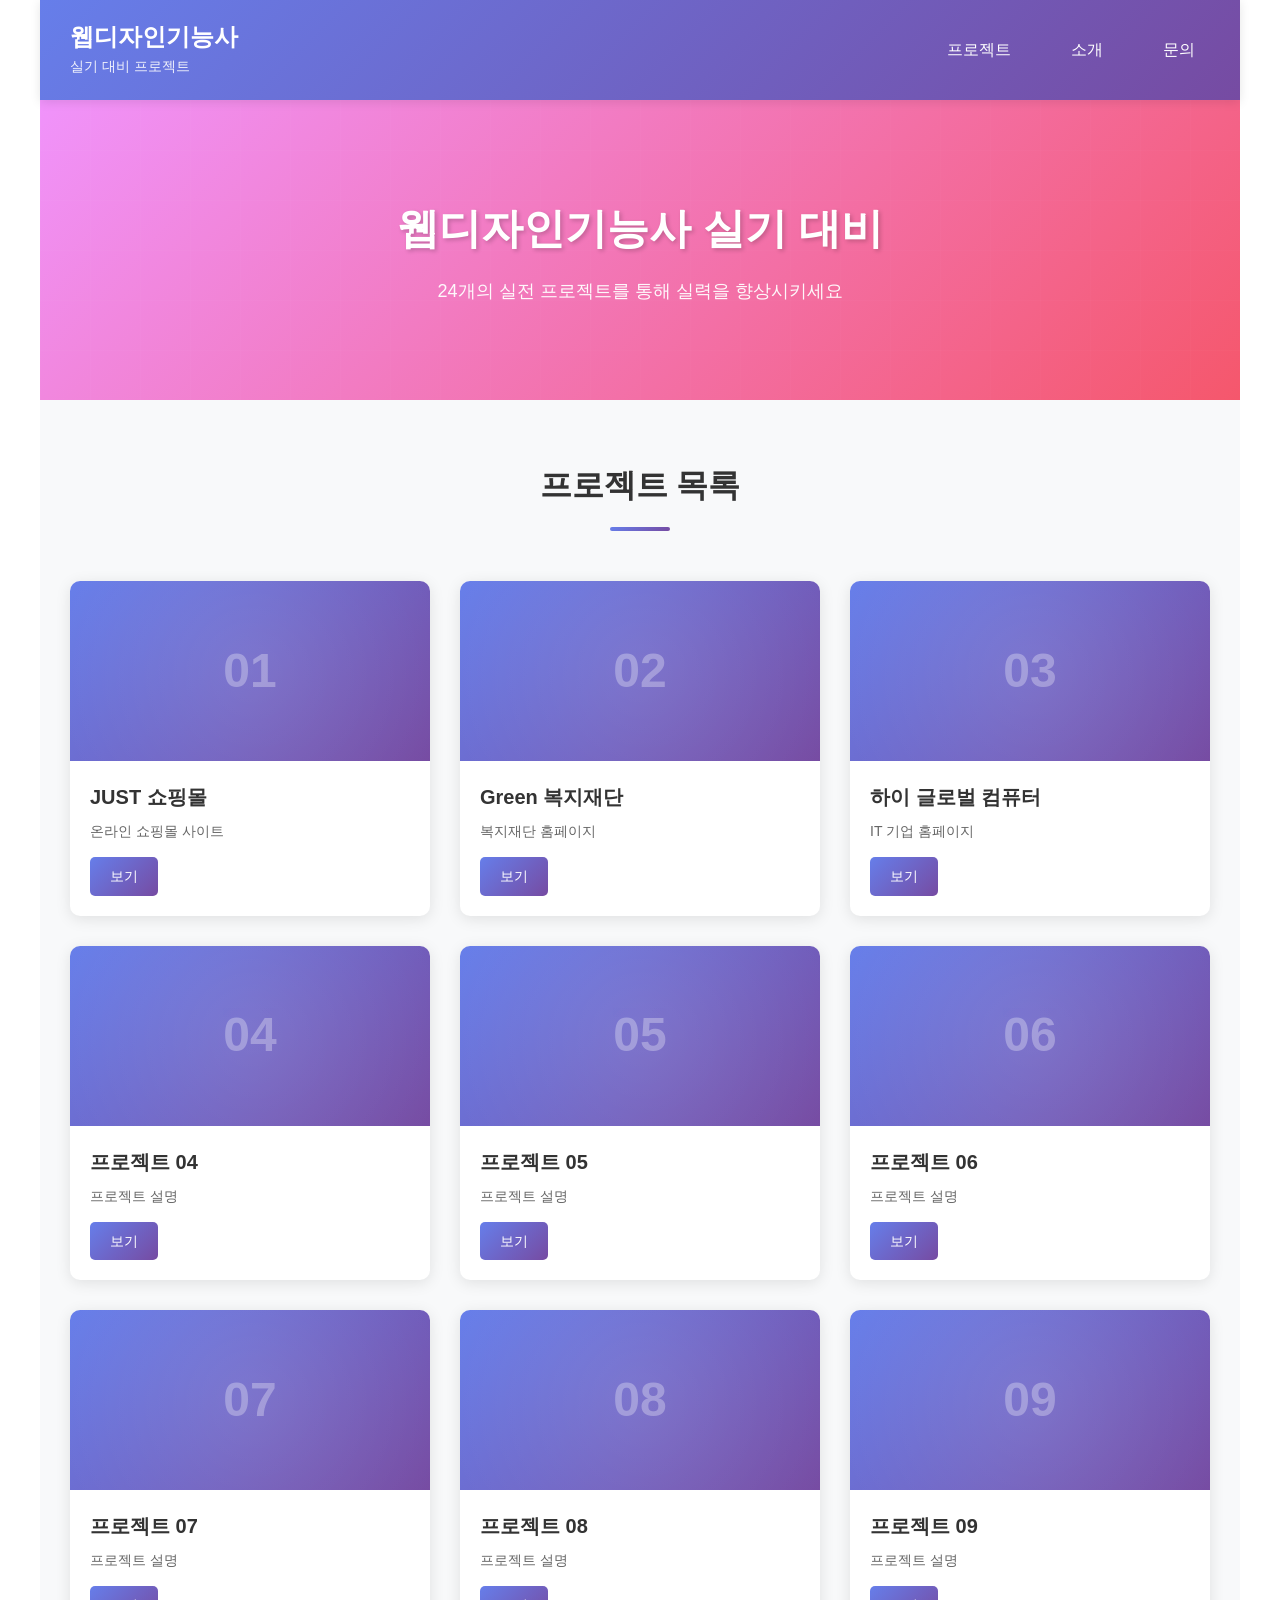
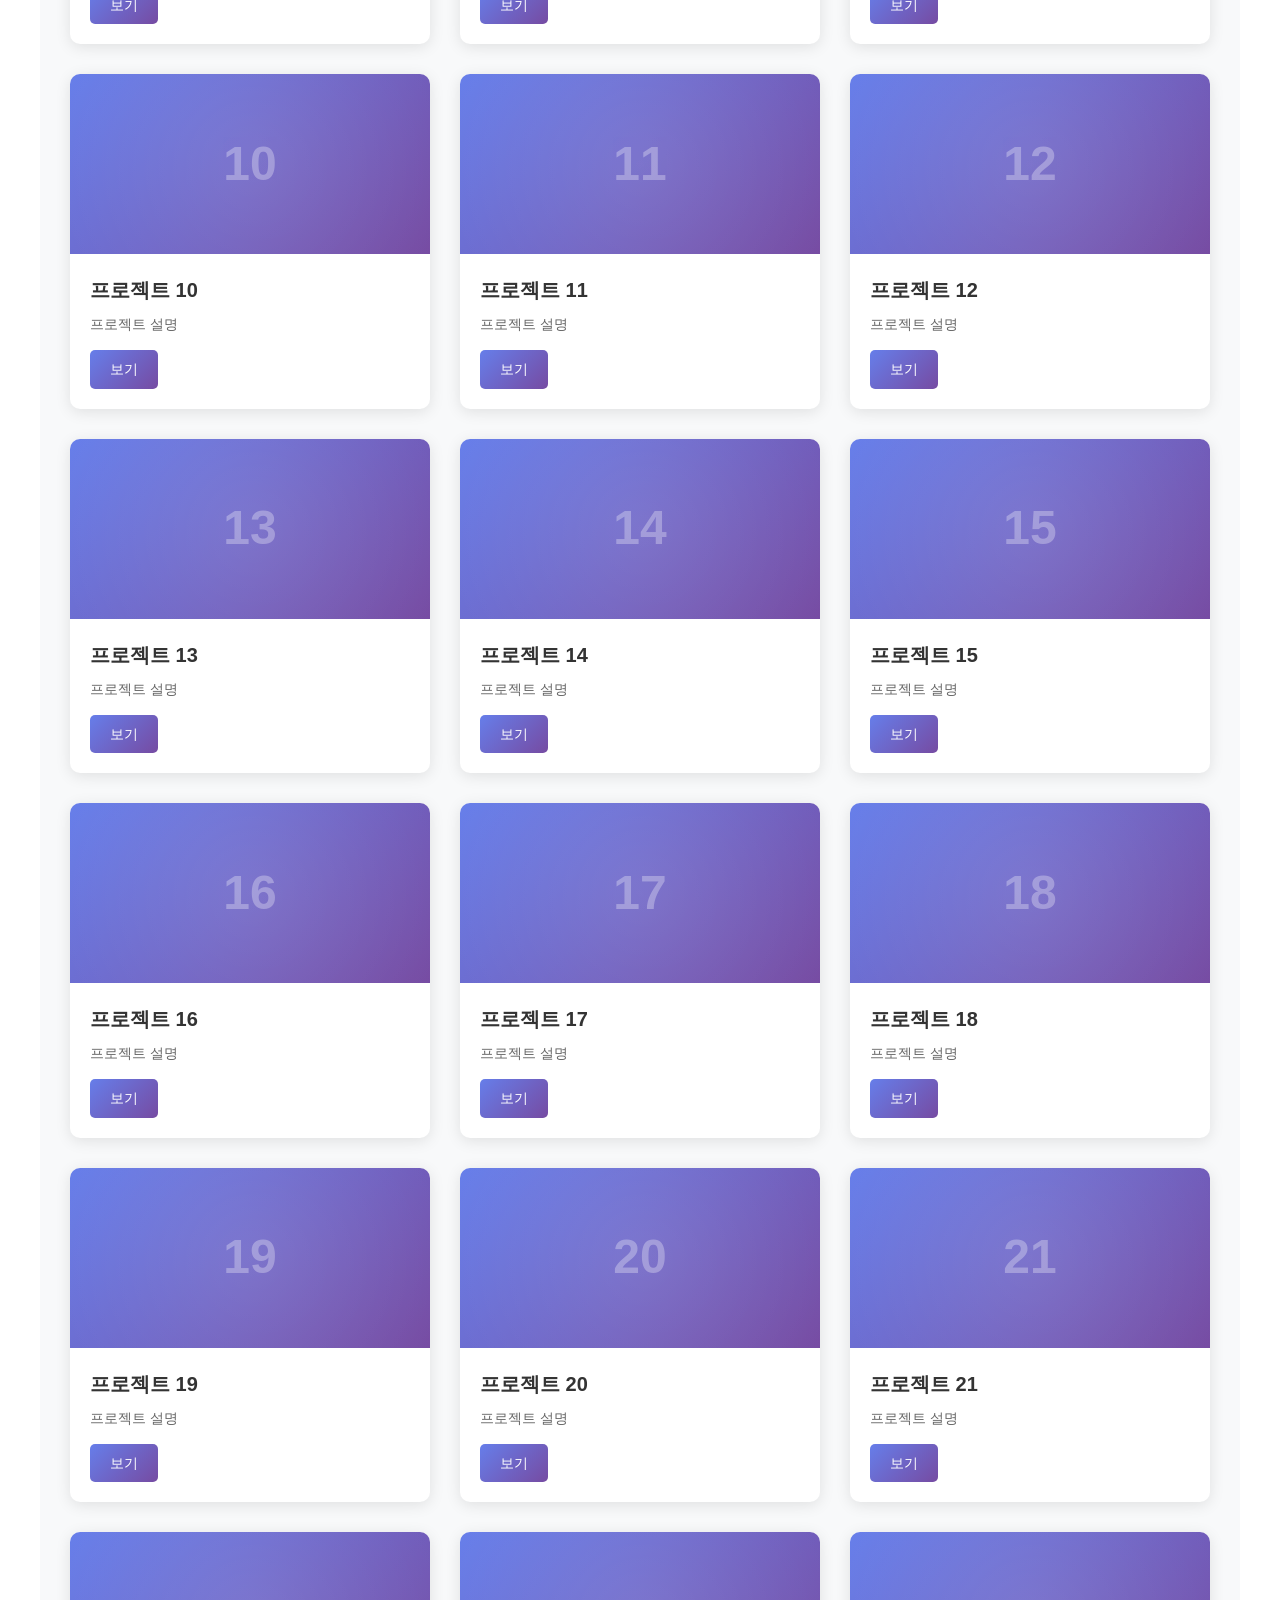
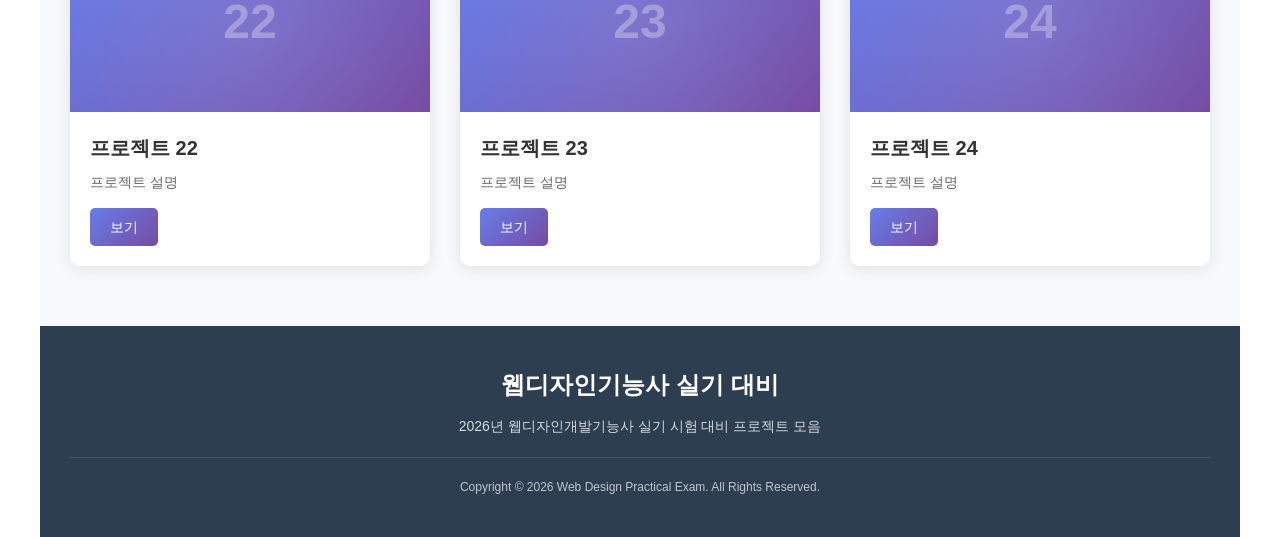
<file: index.html>
<!doctype html>
<html lang="ko">
<head>
	<meta charset="UTF-8"/>
	<meta http-equiv="X-UA-Compatible" content="IE=Edge"/>
	<meta name="viewport" content="width=device-width, initial-scale=1.0"/>
	<link rel="stylesheet" href="./css/style.css"/>
	<title>웹디자인기능사 실기 대비 프로젝트</title>
</head>
<body>
	
	<div id="wrap">
		<header>
			<h1 class="logo">
				<a href="#">
					<span>웹디자인기능사</span>
					<span class="subtitle">실기 대비 프로젝트</span>
				</a>
			</h1>
			<nav>
				<ul class="gnb">
					<li><a href="#projects">프로젝트</a></li>
					<li><a href="#about">소개</a></li>
					<li><a href="#contact">문의</a></li>
				</ul>
			</nav>
		</header>
		
		<div class="main_visual">
			<div class="visual_text">
				<h2>웹디자인기능사 실기 대비</h2>
				<p>24개의 실전 프로젝트를 통해 실력을 향상시키세요</p>
			</div>
		</div>
		
		<div class="contents" id="projects">
			<h2 class="section_title">프로젝트 목록</h2>
			<div class="project_grid">
				<div class="project_item">
					<div class="project_thumb">
						<span class="project_num">01</span>
					</div>
					<div class="project_info">
						<h3>JUST 쇼핑몰</h3>
						<p>온라인 쇼핑몰 사이트</p>
						<a href="./justshoping/index.html" target="_blank" class="btn_view">보기</a>
					</div>
				</div>
				
				<div class="project_item">
					<div class="project_thumb">
						<span class="project_num">02</span>
					</div>
					<div class="project_info">
						<h3>Green 복지재단</h3>
						<p>복지재단 홈페이지</p>
						<a href="#" class="btn_view">보기</a>
					</div>
				</div>
				
				<div class="project_item">
					<div class="project_thumb">
						<span class="project_num">03</span>
					</div>
					<div class="project_info">
						<h3>하이 글로벌 컴퓨터</h3>
						<p>IT 기업 홈페이지</p>
						<a href="#" class="btn_view">보기</a>
					</div>
				</div>
				
				<div class="project_item">
					<div class="project_thumb">
						<span class="project_num">04</span>
					</div>
					<div class="project_info">
						<h3>프로젝트 04</h3>
						<p>프로젝트 설명</p>
						<a href="#" class="btn_view">보기</a>
					</div>
				</div>
				
				<div class="project_item">
					<div class="project_thumb">
						<span class="project_num">05</span>
					</div>
					<div class="project_info">
						<h3>프로젝트 05</h3>
						<p>프로젝트 설명</p>
						<a href="#" class="btn_view">보기</a>
					</div>
				</div>
				
				<div class="project_item">
					<div class="project_thumb">
						<span class="project_num">06</span>
					</div>
					<div class="project_info">
						<h3>프로젝트 06</h3>
						<p>프로젝트 설명</p>
						<a href="#" class="btn_view">보기</a>
					</div>
				</div>
				
				<div class="project_item">
					<div class="project_thumb">
						<span class="project_num">07</span>
					</div>
					<div class="project_info">
						<h3>프로젝트 07</h3>
						<p>프로젝트 설명</p>
						<a href="#" class="btn_view">보기</a>
					</div>
				</div>
				
				<div class="project_item">
					<div class="project_thumb">
						<span class="project_num">08</span>
					</div>
					<div class="project_info">
						<h3>프로젝트 08</h3>
						<p>프로젝트 설명</p>
						<a href="#" class="btn_view">보기</a>
					</div>
				</div>
				
				<div class="project_item">
					<div class="project_thumb">
						<span class="project_num">09</span>
					</div>
					<div class="project_info">
						<h3>프로젝트 09</h3>
						<p>프로젝트 설명</p>
						<a href="#" class="btn_view">보기</a>
					</div>
				</div>
				
				<div class="project_item">
					<div class="project_thumb">
						<span class="project_num">10</span>
					</div>
					<div class="project_info">
						<h3>프로젝트 10</h3>
						<p>프로젝트 설명</p>
						<a href="#" class="btn_view">보기</a>
					</div>
				</div>
				
				<div class="project_item">
					<div class="project_thumb">
						<span class="project_num">11</span>
					</div>
					<div class="project_info">
						<h3>프로젝트 11</h3>
						<p>프로젝트 설명</p>
						<a href="#" class="btn_view">보기</a>
					</div>
				</div>
				
				<div class="project_item">
					<div class="project_thumb">
						<span class="project_num">12</span>
					</div>
					<div class="project_info">
						<h3>프로젝트 12</h3>
						<p>프로젝트 설명</p>
						<a href="#" class="btn_view">보기</a>
					</div>
				</div>
				
				<div class="project_item">
					<div class="project_thumb">
						<span class="project_num">13</span>
					</div>
					<div class="project_info">
						<h3>프로젝트 13</h3>
						<p>프로젝트 설명</p>
						<a href="#" class="btn_view">보기</a>
					</div>
				</div>
				
				<div class="project_item">
					<div class="project_thumb">
						<span class="project_num">14</span>
					</div>
					<div class="project_info">
						<h3>프로젝트 14</h3>
						<p>프로젝트 설명</p>
						<a href="#" class="btn_view">보기</a>
					</div>
				</div>
				
				<div class="project_item">
					<div class="project_thumb">
						<span class="project_num">15</span>
					</div>
					<div class="project_info">
						<h3>프로젝트 15</h3>
						<p>프로젝트 설명</p>
						<a href="#" class="btn_view">보기</a>
					</div>
				</div>
				
				<div class="project_item">
					<div class="project_thumb">
						<span class="project_num">16</span>
					</div>
					<div class="project_info">
						<h3>프로젝트 16</h3>
						<p>프로젝트 설명</p>
						<a href="#" class="btn_view">보기</a>
					</div>
				</div>
				
				<div class="project_item">
					<div class="project_thumb">
						<span class="project_num">17</span>
					</div>
					<div class="project_info">
						<h3>프로젝트 17</h3>
						<p>프로젝트 설명</p>
						<a href="#" class="btn_view">보기</a>
					</div>
				</div>
				
				<div class="project_item">
					<div class="project_thumb">
						<span class="project_num">18</span>
					</div>
					<div class="project_info">
						<h3>프로젝트 18</h3>
						<p>프로젝트 설명</p>
						<a href="#" class="btn_view">보기</a>
					</div>
				</div>
				
				<div class="project_item">
					<div class="project_thumb">
						<span class="project_num">19</span>
					</div>
					<div class="project_info">
						<h3>프로젝트 19</h3>
						<p>프로젝트 설명</p>
						<a href="#" class="btn_view">보기</a>
					</div>
				</div>
				
				<div class="project_item">
					<div class="project_thumb">
						<span class="project_num">20</span>
					</div>
					<div class="project_info">
						<h3>프로젝트 20</h3>
						<p>프로젝트 설명</p>
						<a href="#" class="btn_view">보기</a>
					</div>
				</div>
				
				<div class="project_item">
					<div class="project_thumb">
						<span class="project_num">21</span>
					</div>
					<div class="project_info">
						<h3>프로젝트 21</h3>
						<p>프로젝트 설명</p>
						<a href="#" class="btn_view">보기</a>
					</div>
				</div>
				
				<div class="project_item">
					<div class="project_thumb">
						<span class="project_num">22</span>
					</div>
					<div class="project_info">
						<h3>프로젝트 22</h3>
						<p>프로젝트 설명</p>
						<a href="#" class="btn_view">보기</a>
					</div>
				</div>
				
				<div class="project_item">
					<div class="project_thumb">
						<span class="project_num">23</span>
					</div>
					<div class="project_info">
						<h3>프로젝트 23</h3>
						<p>프로젝트 설명</p>
						<a href="#" class="btn_view">보기</a>
					</div>
				</div>
				
				<div class="project_item">
					<div class="project_thumb">
						<span class="project_num">24</span>
					</div>
					<div class="project_info">
						<h3>프로젝트 24</h3>
						<p>프로젝트 설명</p>
						<a href="#" class="btn_view">보기</a>
					</div>
				</div>
			</div>
		</div>
		
		<footer id="contact">
			<div class="footer_inner">
				<div class="footer_info">
					<h3>웹디자인기능사 실기 대비</h3>
					<p>2026년 웹디자인개발기능사 실기 시험 대비 프로젝트 모음</p>
				</div>
				<div class="footer_copyright">
					<p>Copyright © 2026 Web Design Practical Exam. All Rights Reserved.</p>
				</div>
			</div>
		</footer>
	</div>
	
</body>
</html>
</file>
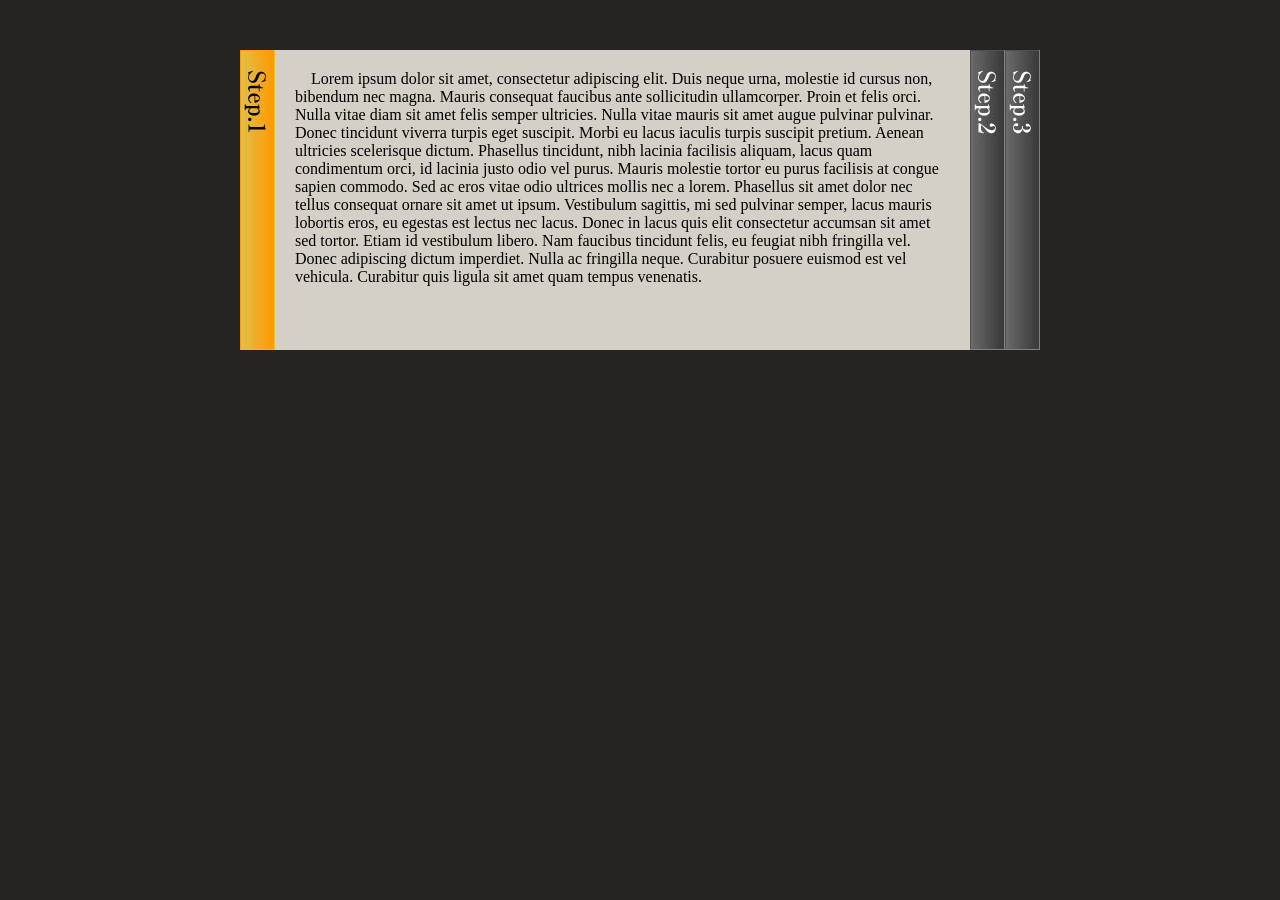
<file: accodion2/index.html>
<!DOCTYPE html>
<html lang="en">
<head>
    <meta charset="UTF-8">
    <meta name="viewport" content="width=device-width, initial-scale=1.0">
    <title>Document</title>
<style>
    *{margin: 0;padding: 0;}
    body{
        background: #252422;
    }
    div{
        width:800px;
        height:300px;
        margin:50px auto;
        overflow: hidden;
    }
    dl{
        width:800px;
        height:300px;
    }
    dt{
        width: 35px;height:300px;float: left;
    }
    dt span{
        display: block;width:100%;height:100%;
        text-indent: -9999px;
    }
    dt.span.over{cursor: pointer;}
    dt.span.selected{cursor: default;}
    dd{
        width:695px;height:300px;
        float:left; background: #d4d0c8;
        overflow: hidden;
        transition: all 0.4s;
    }
    dd p{width:655px;text-indent: 1em; padding: 20px;}
    /*기본 배경사진*/
    dt#step1 span{background: url(images/background-1.jpg) no-repeat 0 0;}
    dt#step2 span{background: url(images/background-2.jpg) no-repeat 0 0;}
    dt#step3 span{background: url(images/background-3.jpg) no-repeat 0 0;}

    /*클릭한 (현재 dd가 열린) 배경사진 - 선택된*/
    dt#step1 span.selected{background: url(images/background-1-selected.jpg) no-repeat 0 0;}
    dt#step2 span.selected{background: url(images/background-2-selected.jpg) no-repeat 0 0;}
    dt#step3 span.selected{background: url(images/background-3-selected.jpg) no-repeat 0 0;}

      /*hover시 배경사진*/
    dt#step1 span.over{background: url(background-1-over.jpg) no-repeat 0 0;}
    dt#step2 span.over{background: url(background-2-over.jpg) no-repeat 0 0;}
    dt#step3 span.over{background: url(background-3-over.jpg) no-repeat 0 0;}


</style>

</head>
<body>
    <div> 
        <dl>
          <dt id="step1"><span>Step.1</span></dt>
          <dd><p>Lorem ipsum dolor sit amet, consectetur adipiscing elit. Duis neque urna, molestie id cursus non, bibendum nec magna. Mauris consequat faucibus ante sollicitudin ullamcorper. Proin et felis orci. Nulla vitae diam sit amet felis semper ultricies. Nulla vitae mauris sit amet augue pulvinar pulvinar. Donec tincidunt viverra turpis eget suscipit. Morbi eu lacus iaculis turpis suscipit pretium. Aenean ultricies scelerisque dictum. Phasellus tincidunt, nibh lacinia facilisis aliquam, lacus quam condimentum orci, id lacinia justo odio vel purus. Mauris molestie tortor eu purus facilisis at congue sapien commodo. Sed ac eros vitae odio ultrices mollis nec a lorem. Phasellus sit amet dolor nec tellus consequat ornare sit amet ut ipsum. Vestibulum sagittis, mi sed pulvinar semper, lacus mauris lobortis eros, eu egestas est lectus nec lacus. Donec in lacus quis elit consectetur accumsan sit amet sed tortor. Etiam id vestibulum libero. Nam faucibus tincidunt felis, eu feugiat nibh fringilla vel. Donec adipiscing dictum imperdiet. Nulla ac fringilla neque. Curabitur posuere euismod est vel vehicula. Curabitur quis ligula sit amet quam tempus venenatis.</p></dd>
          <dt id="step2"><span>Step.2</span></dt>
          <dd><p>Integer rhoncus felis mauris. Donec massa nisi, posuere vel posuere vel, suscipit sed magna. Sed congue scelerisque odio, faucibus tempor nisl posuere condimentum. In eu tellus vitae elit consequat pretium. Maecenas nec ultrices dolor. Curabitur eu pulvinar turpis. Aenean vel tortor justo, id dapibus velit. Mauris pulvinar massa sit amet erat mollis sit amet ornare tellus aliquet. Quisque ullamcorper elementum libero, ut vehicula neque placerat nec. In hac habitasse platea dictumst. In hac habitasse platea dictumst. Morbi et ante turpis, et fringilla tortor. In hac habitasse platea dictumst. Proin eros urna, sagittis vitae tristique et, ullamcorper ac leo. Donec elementum arcu tortor. Praesent tincidunt dui in est adipiscing ac lobortis lorem porttitor. Nullam et dui elit. Vivamus hendrerit vestibulum enim, quis lobortis erat viverra vitae. Donec at pellentesque mi. Mauris lobortis libero ac metus ultricies accumsan. </p></dd>
          <dt id="step3"><span>Step.3</span></dt>
          <dd><p>Integer pretium porttitor lectus at tempor. Donec nec cursus elit. Maecenas ornare malesuada urna vitae lobortis. Sed vulputate sapien quis purus cursus consectetur. Aenean nulla neque, egestas ut accumsan nec, convallis vel enim. Vestibulum vehicula interdum diam nec condimentum. Etiam in condimentum justo. Fusce a tortor metus, id pellentesque orci. Sed facilisis, tellus quis tempus faucibus, justo elit sodales lorem, eget placerat lectus risus bibendum ipsum. Donec varius mattis quam eu consequat. Praesent ut metus nec nibh tincidunt suscipit. Nam vulputate sodales egestas. Sed orci lectus, vestibulum ac gravida eget, congue non velit. Morbi rutrum convallis orci, in hendrerit arcu vulputate a. Aliquam aliquam facilisis libero, sit amet facilisis lacus tincidunt ac. Sed viverra nulla sit amet turpis egestas nec molestie justo congue. Vivamus a lacinia sem. Aenean ut metus arcu, non ornare orci. Praesent feugiat est eu tellus dictum ac imperdiet nisi imperdiet. </p></dd>
        </dl>
    </div> 

    <script>
        document.addEventListener('DOMContentLoaded',function(){
             var ddList = document.querySelectorAll('dd');
             var dtList = document.querySelectorAll('dl dt');
             var dtListSpan = document.querySelectorAll('dl dt span');

            //  ddList[1].style.width = '0px';
            //  ddList[2].style.width = '0px';
             for (var i = 1; i < ddList.length; i++) { //ddList[1][2] 닫기
               ddList[i].style.width = '0px';
             }
             dtListSpan[0].classList.add('selected');  //첫번째 selected 클래스 줌 -주황색 배경사진 넣음

             for(var i=0; i < dtList.length;i++){
                dtList[i].addEventListener('click',function(){
                   var nextDD = this.nextElementSibling; //클릭한 다음에 dd
                   if(nextDD.style.width == '0px' || nextDd.style.width ===''){
                        for(var j=0;j < ddList.length;j++){
                            ddList[j].style.width ='0px';
                        }
                   }
                   nextDD.style.width = '695px'; //클릭한 dt 다음에 있는 dd 열기
                   for(var k = 0; k < dtList.length;k++){ //모든 dt를 돌며 .select(클래스) 제거
                        dtListSpan[k].classList.remove('selected');
                   }
                   this.querySelector('span').classList.add('selected'); //클릭한 dt 안에 span .select 삽입

                });
             }


        });
    </script>
</body>
</html>
</file>
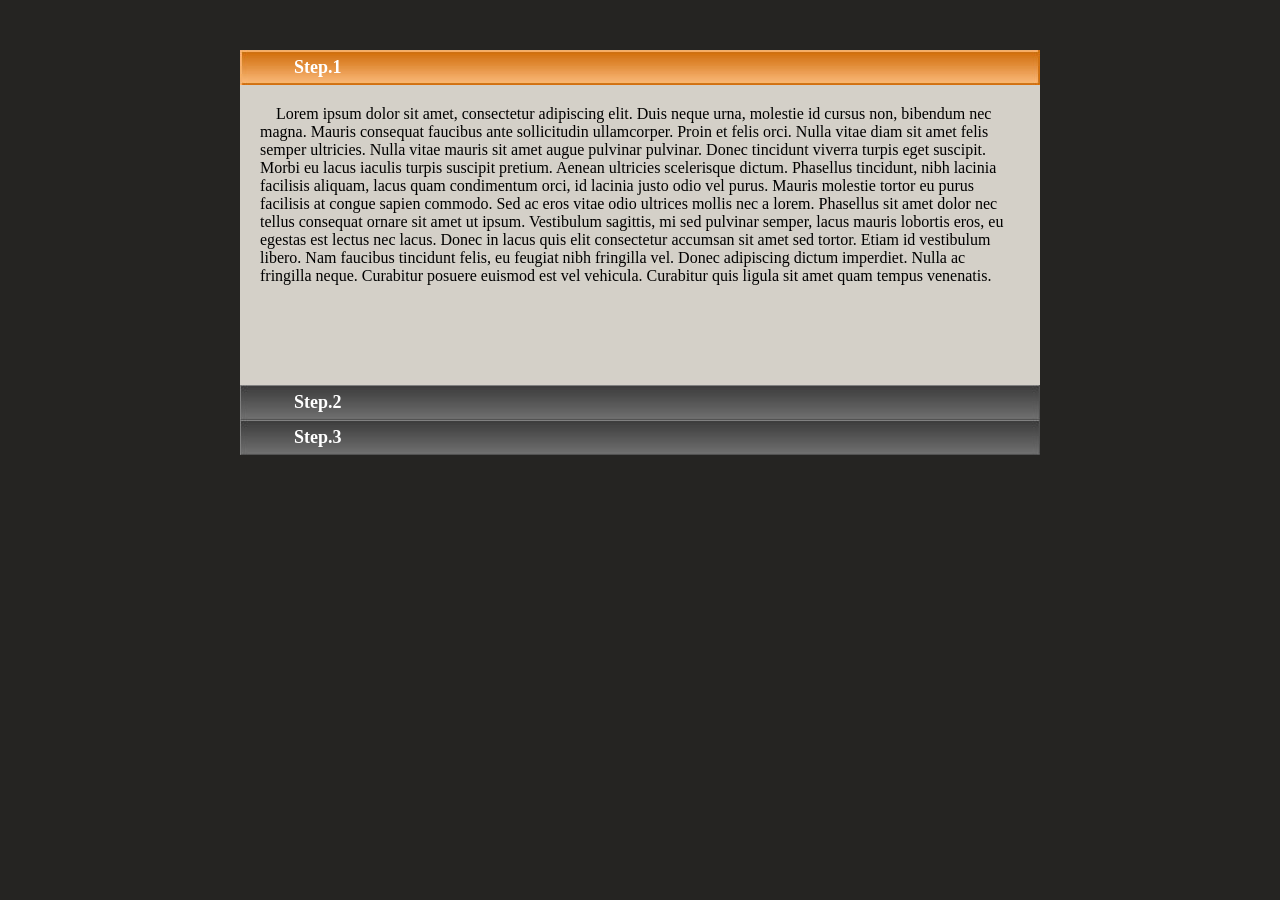
<file: accordion/index.html>
<!DOCTYPE html>
<html lang="en">
<head>
    <meta charset="UTF-8">
    <meta name="viewport" content="width=device-width, initial-scale=1.0">
    <title>Document</title>
<style>
       *{margin: 0;padding: 0;border:0;}
        body{background-color: #252422;}
        dl{ width: 800px; margin: 50px auto 0; }
        /* 기본dt스타일 */
          dt{
            line-height: 35px; font-size: large; text-indent: 3em;
            font-weight: bold; color:#fff; height: 35px;
            background: url(./images/a1.jpg) no-repeat 0 0;
            cursor: pointer;
        }
        /* hover 효과  js대신 css 처리 */
        dt:hover{
            background: url(./images/a2.jpg) no-repeat 0 0;
        }
        dt.selected{
            background: url(./images/a3.jpg) no-repeat 0 0;
        }

        /* dd스타일 : 트랜지션 -  높이:0  */
        dd {
            margin: 0;
            background-color: #d4d0c8;
            height: 0;         /* 기본 높이 0 */
            overflow: hidden;  /* 넘치는 내용 숨김 */
            transition: height 0.3s ease; /* 높이 변화에 트랜지션 적용 */
        }
        /* 활성화된 dd */
        dd.active {
            height: 300px;     /* 열렸을 때 높이 */
        }
         dd p{ margin: 0; text-indent: 1em; padding: 20px; }

</style>

</head>
<body>
    <dl>
        <dt class="selected">Step.1</dt>
        <dd class="active">
            <p>Lorem ipsum dolor sit amet, consectetur adipiscing elit. Duis neque urna, molestie id cursus non,
                bibendum nec magna. Mauris consequat faucibus ante sollicitudin ullamcorper. Proin et felis orci. Nulla
                vitae diam sit amet felis semper ultricies. Nulla vitae mauris sit amet augue pulvinar pulvinar. Donec
                tincidunt viverra turpis eget suscipit. Morbi eu lacus iaculis turpis suscipit pretium. Aenean ultricies
                scelerisque dictum. Phasellus tincidunt, nibh lacinia facilisis aliquam, lacus quam condimentum orci, id
                lacinia justo odio vel purus. Mauris molestie tortor eu purus facilisis at congue sapien commodo. Sed ac
                eros vitae odio ultrices mollis nec a lorem. Phasellus sit amet dolor nec tellus consequat ornare sit
                amet ut ipsum. Vestibulum sagittis, mi sed pulvinar semper, lacus mauris lobortis eros, eu egestas est
                lectus nec lacus. Donec in lacus quis elit consectetur accumsan sit amet sed tortor. Etiam id vestibulum
                libero. Nam faucibus tincidunt felis, eu feugiat nibh fringilla vel. Donec adipiscing dictum imperdiet.
                Nulla ac fringilla neque. Curabitur posuere euismod est vel vehicula. Curabitur quis ligula sit amet
                quam tempus venenatis.</p>
        </dd>
        <dt>Step.2</dt>
        <dd>
            <p>Integer rhoncus felis mauris. Donec massa nisi, posuere vel posuere vel, suscipit sed magna. Sed congue
                scelerisque odio, faucibus tempor nisl posuere condimentum. In eu tellus vitae elit consequat pretium.
                Maecenas nec ultrices dolor. Curabitur eu pulvinar turpis. Aenean vel tortor justo, id dapibus velit.
                Mauris pulvinar massa sit amet erat mollis sit amet ornare tellus aliquet. Quisque ullamcorper elementum
                libero, ut vehicula neque placerat nec. In hac habitasse platea dictumst. In hac habitasse platea
                dictumst. Morbi et ante turpis, et fringilla tortor. In hac habitasse platea dictumst. Proin eros urna,
                sagittis vitae tristique et, ullamcorper ac leo. Donec elementum arcu tortor. Praesent tincidunt dui in
                est adipiscing ac lobortis lorem porttitor. Nullam et dui elit. Vivamus hendrerit vestibulum enim, quis
                lobortis erat viverra vitae. Donec at pellentesque mi. Mauris lobortis libero ac metus ultricies
                accumsan. </p>
        </dd>
        <dt>Step.3</dt>
        <dd>
            <p>Integer pretium porttitor lectus at tempor. Donec nec cursus elit. Maecenas ornare malesuada urna vitae
                lobortis. Sed vulputate sapien quis purus cursus consectetur. Aenean nulla neque, egestas ut accumsan
                nec, convallis vel enim. Vestibulum vehicula interdum diam nec condimentum. Etiam in condimentum justo.
                Fusce a tortor metus, id pellentesque orci. Sed facilisis, tellus quis tempus faucibus, justo elit
                sodales lorem, eget placerat lectus risus bibendum ipsum. Donec varius mattis quam eu consequat.
                Praesent ut metus nec nibh tincidunt suscipit. Nam vulputate sodales egestas. Sed orci lectus,
                vestibulum ac gravida eget, congue non velit. Morbi rutrum convallis orci, in hendrerit arcu vulputate
                a. Aliquam aliquam facilisis libero, sit amet facilisis lacus tincidunt ac. Sed viverra nulla sit amet
                turpis egestas nec molestie justo congue. Vivamus a lacinia sem. Aenean ut metus arcu, non ornare orci.
                Praesent feugiat est eu tellus dictum ac imperdiet nisi imperdiet. </p>
        </dd>
    </dl>
    <script>
        document.addEventListener('DOMContentLoaded',()=>{
            const dts = document.querySelectorAll('dt');
            const dds = document.querySelectorAll('dd');

            dts.forEach((dt, index)=>{
                dt.addEventListener('click',()=>{
                    const targetDd = dds[index];
                    const isAlreadyOpen = targetDd.classList.contains('active');

                    //1. 모든 dt와 dd의 활성화 클래스 제거 (초기화);
                    dts.forEach(el => el.classList.remove('selected'));
                    dds.forEach(el => el.classList.remove('active'));

                    //2.클릭한 요소 다음에 있는 dd 가 닫혀있었다면 열기
                    if(!isAlreadyOpen){
                        dt.classList.add('selected');
                        targetDd.classList.add('active');
                    }

                });

            });


        });
    </script>
</body>
</html>
</file>
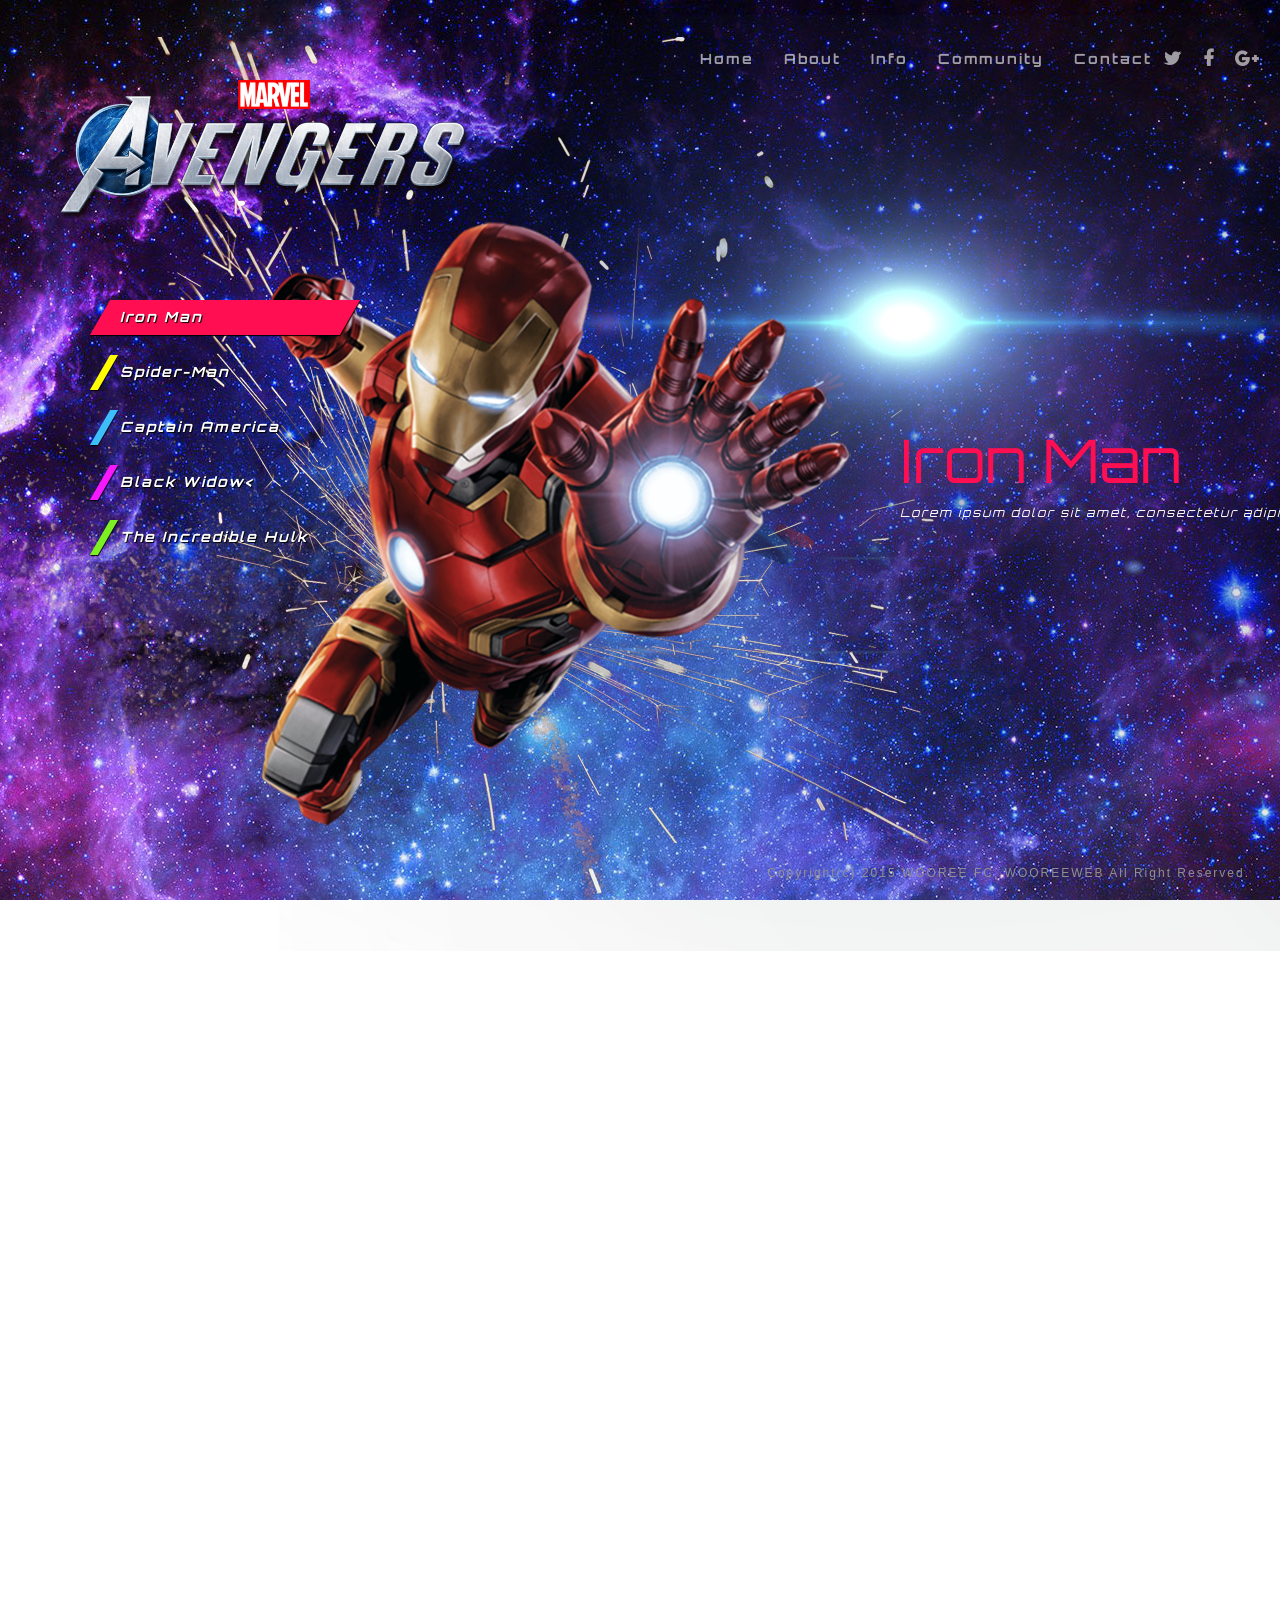
<file: aven/index.html>
<!DOCTYPE html >
<html lang="ko">

<head>
    <meta charset="utf-8">
	<meta http-equiv="X-UA-Compatible" content="IE=Edge">	
	<title>3D 스크롤 메인페이지</title>
	<link rel="stylesheet" href="http://maxcdn.bootstrapcdn.com/font-awesome/4.3.0/css/font-awesome.min.css">
	<link rel="stylesheet" href="css/style.css">	
	<script src="http://code.jquery.com/jquery-1.11.3.min.js"></script>
	<script src="js/jquery.easing.1.3.js"></script>
	<script src="js/prefixfree.min.js"></script>
	<script src="js/main.js"></script>
</head>

<body>
   <!-- 배경 이미지 삽입 -->
   <div class="bg"></div>
   
   <!--로고-->
    <h1><img src="images/logo.png" alt=""></h1>
   
   <!-- 메인 내비게이션 gnb -->
   <!-- ul.gnb>(li>a[href=#])*5 -->
   <ul class="gnb">
   	<li><a href="#">Home</a></li>
   	<li><a href="#">About</a></li>
   	<li><a href="#">Info</a></li>
   	<li><a href="#">Community</a></li>
   	<li><a href="#">Contact</a></li>
   </ul>
   
   <!-- sns 영역 -->
   <!-- ul.sns>(li>a[href=#]>i.fa.fa-)*3 -->
   <ul class="sns">
   	<li><a href="#"><i class="fa fa-twitter"></i></a></li>
   	<li><a href="#"><i class="fa fa-facebook"></i></a></li>
   	<li><a href="#"><i class="fa fa-google-plus"></i></a></li>
   </ul>
   
   <!--서브 내비게이션(원페이지 스크롤)-->
   <!--ul.scrollNav>(li>span+em{ position $})*5-->
   <ul class="scrollNav">
        <li class="on"><span></span><em>Iron Man</em></li>
        <li><span></span><em>Spider-Man</em></li>
        <li><span></span><em>Captain America</em></li>
        <li><span></span><em>Black Widow<</em></li>
        <li><span></span><em>The Incredible Hulk</em></li>
  </ul>
   <!-- 페이지 영역 -->
   <section>
	<!-- 1페이지 -->
	 <!--article.on>(img.obj$$[src=images/effect$$.png])*3+p>span+em-->
	<article class="on">
		<img src="images/effect11.png" alt="" class="obj11">
		<img src="images/effect12.png" alt="" class="obj12">
		<img src="images/player1.png" alt="" class="obj13">
		<p class="on">
			<span>Iron Man</span>
			<em>Lorem ipsum dolor sit amet, consectetur adipisicing elit.</em>
		</p>
	</article>
   <!-- 2페이지 -->
	<article>
		<img src="images/effect21.png" alt="" class="obj21">
		<img src="images/player2.png" alt="" class="obj22">
		<p>
			<span>Spider-Man</span>
			<em>Lorem ipsum dolor sit amet, consectetur adipisicing elit.</em>
		</p>
	</article>
   
  
   <!-- 3페이지 -->
	<article>
		<img src="images/effect31.png" alt="" class="obj31">
		<img src="images/player3.png" alt="" class="obj32">
		<p>
			<span>Captain America</span>
			<em>Lorem ipsum dolor sit amet, consectetur adipisicing elit.</em>
		</p>
	</article>
	<!-- 4페이지 -->
	<article>
		<img src="images/effect41.png" alt="" class="obj41">
		<img src="images/effect42.png" alt="" class="obj42">
		<img src="images/player4.png" alt="" class="obj43">
		<p>
			<span>Black Widow</span>
			<em>Lorem ipsum dolor sit amet, consectetur adipisicing elit.</em>
		</p>
	</article>
   
	<!-- 5페이지 -->
	<article>
		<img src="images/effect51.png" alt="" class="obj51">
		<img src="images/effect52.png" alt="" class="obj52">
		<img src="images/player5.png" alt="" class="obj53">
		<p>
			<span>The Incredible Hulk</span>
			<em>Lorem ipsum dolor sit amet, consectetur adipisicing elit.</em>
		</p>
	</article>
   </section>
    <!--푸터영역-->
    <span class="copyright">
        Copyright(c) 2015 WOOREE FC, WOOREEWEB All Right Reserved.
    </span>
   
</body>

</html>
</file>
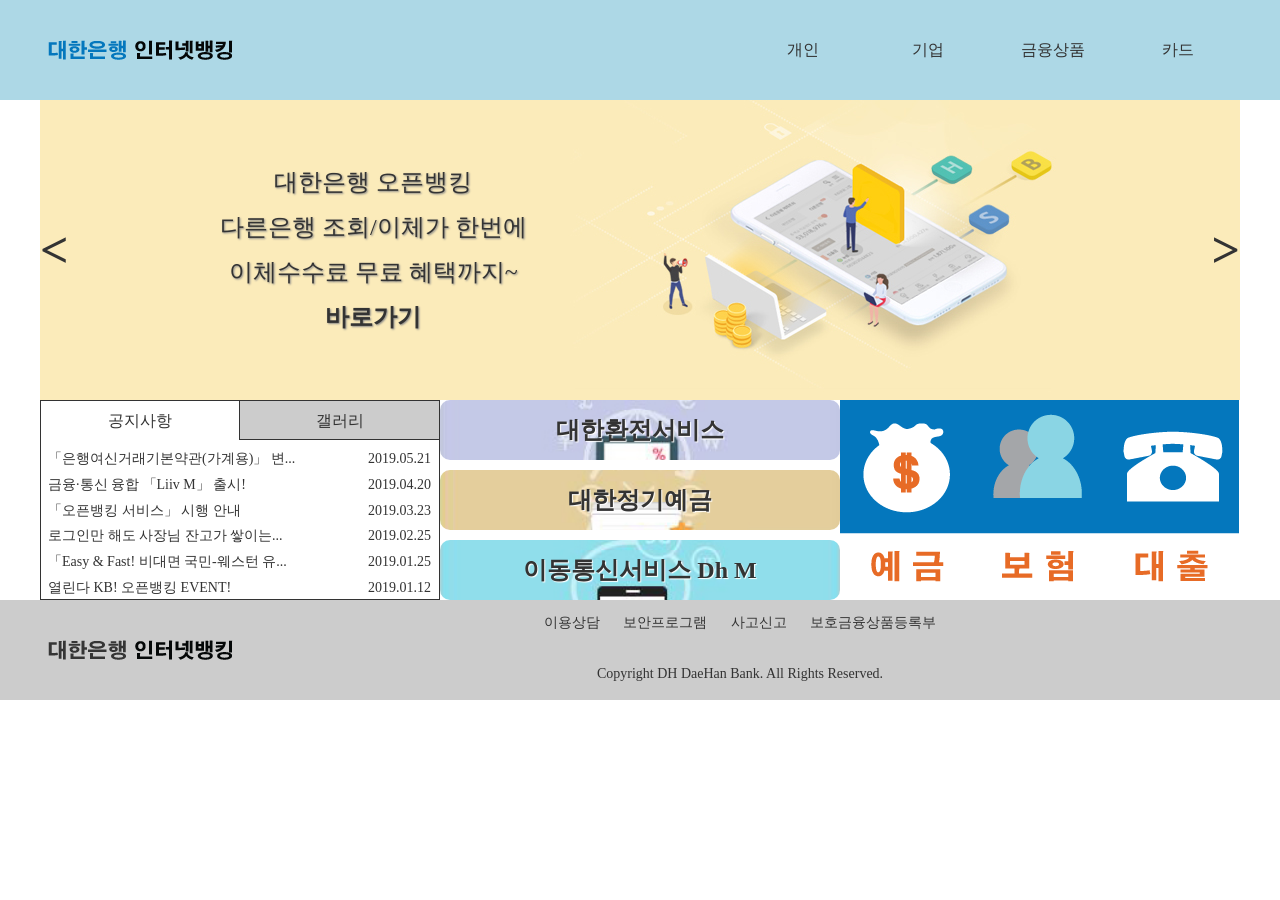
<file: bank/index.html>
<!doctype html>
<html lang="ko">
<head>
	<meta charset="utf-8"/>
	<title>대한은행</title>
	<link rel="stylesheet" href="./css/style.css"/>
	<script src="./js/jquery-1.12.3.js"></script>
	<script src="./js/script.js"></script>
</head>
<body>
	<div id="wrap">
		<header>
			<div class="h_cover">
				<h1 class="logo">
					<img src="./images/logo.png" alt=""/>
				</h1>
				<nav>
					<div class="full_bg"></div>
					<ul>
						<li><a href="#">개인</a>
							<ul>
								<li><a href="#">조회</a></li>
								<li><a href="#">이체</a></li>
								<li><a href="#">공과금</a></li>
								<li><a href="#">예금/신탁</a></li>
							</ul>
						</li>
						<li><a href="#">기업</a>
							<ul>
								<li><a href="#">조회</a></li>
								<li><a href="#">이체</a></li>
								<li><a href="#">전자결재</a></li>
								<li><a href="#">수표/어음</a></li>
							</ul>
						</li>
						<li><a href="#">금융상품</a>
							<ul>
								<li><a href="#">저축상품</a></li>
								<li><a href="#">대출상품</a></li>
								<li><a href="#">투자상품</a></li>
							</ul>
						</li>
						<li><a href="#">카드</a>
							<ul>
								<li><a href="#">카드 정보</a></li>
								<li><a href="#">카드 신청</a></li>
								<li><a href="#">이용내역조회</a></li>
							</ul>
						</li>
					</ul>
				</nav>
			</div>
		</header>
		<div class="img_slide">
			<ul class="cf">
				<li>
					<img src="./images/slide1.jpg" alt=""/>
					<div class="txt">
						<p>
							대한은행 오픈뱅킹<br>
							다른은행 조회/이체가 한번에<br>
							이체수수료 무료 혜택까지~
						</p>
						<a href="#">바로가기</a>
					</div>
				</li>
				<li>
					<img src="./images/slide2.jpg" alt=""/>
					<div class="txt">
						<p>
							대한은행 민국뱅킹에서 한번에!<br>
							손쉽게 통장,카드 만들고<br>
							간단하게 분실신고,재발급<br>
							빠르게 번호표 발행까지!
						</p>
						<a href="#">바로가기</a>
					</div>
				</li>
				<li>
					<img src="./images/slide3.jpg" alt=""/>
					<div class="txt">
						<p>
							대한모바일인증서<br>
							모든금융거래의 시작<br>
							이제는 평생, 쉽게, 안전하게 사용하세요!
						</p>
						<a href="#">바로가기</a>
					</div>
				</li>
			</ul>
			<p class="btn next">&gt;</p>
			<p class="btn prev">&lt;</p>
		</div>
		<section>
			<article class="contents">
				<ul class="menu">
					<li class="on">공지사항</li>
					<li>갤러리</li>
				</ul>
				<div class="btn_cover">
					<div class="btn btn1">
						<table>
							<tbody>
								<tr class="t1">
									<td>「은행여신거래기본약관(가계용)」 변...</td>
									<td>2019.05.21</td>
								</tr>
								<tr>
									<td>금융·통신 융합 「Liiv M」 출시!</td>
									<td>2019.04.20</td>
								</tr>
								<tr>
									<td>「오픈뱅킹 서비스」 시행 안내</td>
									<td>2019.03.23</td>
								</tr>
								<tr>
									<td>로그인만 해도 사장님 잔고가 쌓이는...</td>
									<td>2019.02.25</td>
								</tr>
								<tr>
									<td>「Easy & Fast! 비대면 국민-웨스턴 유...</td>
									<td>2019.01.25</td>
								</tr>
								<tr>
									<td>열린다 KB! 오픈뱅킹 EVENT!</td>
									<td>2019.01.12</td>
								</tr>
								
							</tbody>
						</table>
					</div>
					<div class="btn btn2">
						<img src="./images/gallery1.jpg" alt=""/>
						<img src="./images/gallery2.jpg" alt=""/>
						<img src="./images/gallery3.jpg" alt=""/>
					</div>
				</div>
			</article>
			<article class="banner">
				<div class="img_box i1">
					<span>대한환전서비스</span>
				</div>
				<div class="img_box i2">
					<span>대한정기예금</span>
				</div>
				<div class="img_box i3">
					<span>이동통신서비스 Dh M</span>
				</div>
			</article>
			<article class="shortcut">
				<a href="#"><img src="./images/s1.png" alt=""/></a>
				<a href="#"><img src="./images/s2.png" alt=""/></a>
				<a href="#"><img src="./images/s3.png" alt=""/></a>
			</article>
		</section>
		<footer>
			<div class="f_cover cf">
				<div class="f_logo">
					<img src="./images/f_logo.png" alt=""/>
				</div>
				<div class="f_r menu">
					<div class="f_txt">
						<a href="#">이용상담</a>
						<a href="#">보안프로그램</a>
						<a href="#">사고신고</a>
						<a href="#">보호금융상품등록부</a>
					</div>
				</div>
				<div class="f_r copy">
					<p>Copyright DH DaeHan Bank. All Rights Reserved.</p>
				</div>
			</div>
		</footer>
	</div>
	<div class="pop">
		<div class="pop_cover">
			<h3>「은행여신거래기본약관(가계용)」 변경 안내</h3>
			<p>다음과 같이 약관 변경 내용을 안내합니다. 
변경된 약관은 대한은행 영업점 또는 인터넷홈페이지 (www.kbstar.com>전체서비스>고객센터>서식/약관/설명서>대출)에서 조회 및 교부 가능합니다.

변경 사항 꼭 유의하셔서 결제금액의 변동이 있으신 경우 꼭 재신청 부탁드리며

호스팅사, 결제대행사, 국세청간의 전산방식의 문제로 부득이하게 불편 드리는 점 양해 부탁드립니다.

※ 기타 자세한 내용은 창구직원 또는 대한은행 스마트상담부(☎1588-7272)로 문의하시기 바랍니다.
		</p>
		<button>닫기</button>
		</div>
	</div>
</body>
</html>
</file>
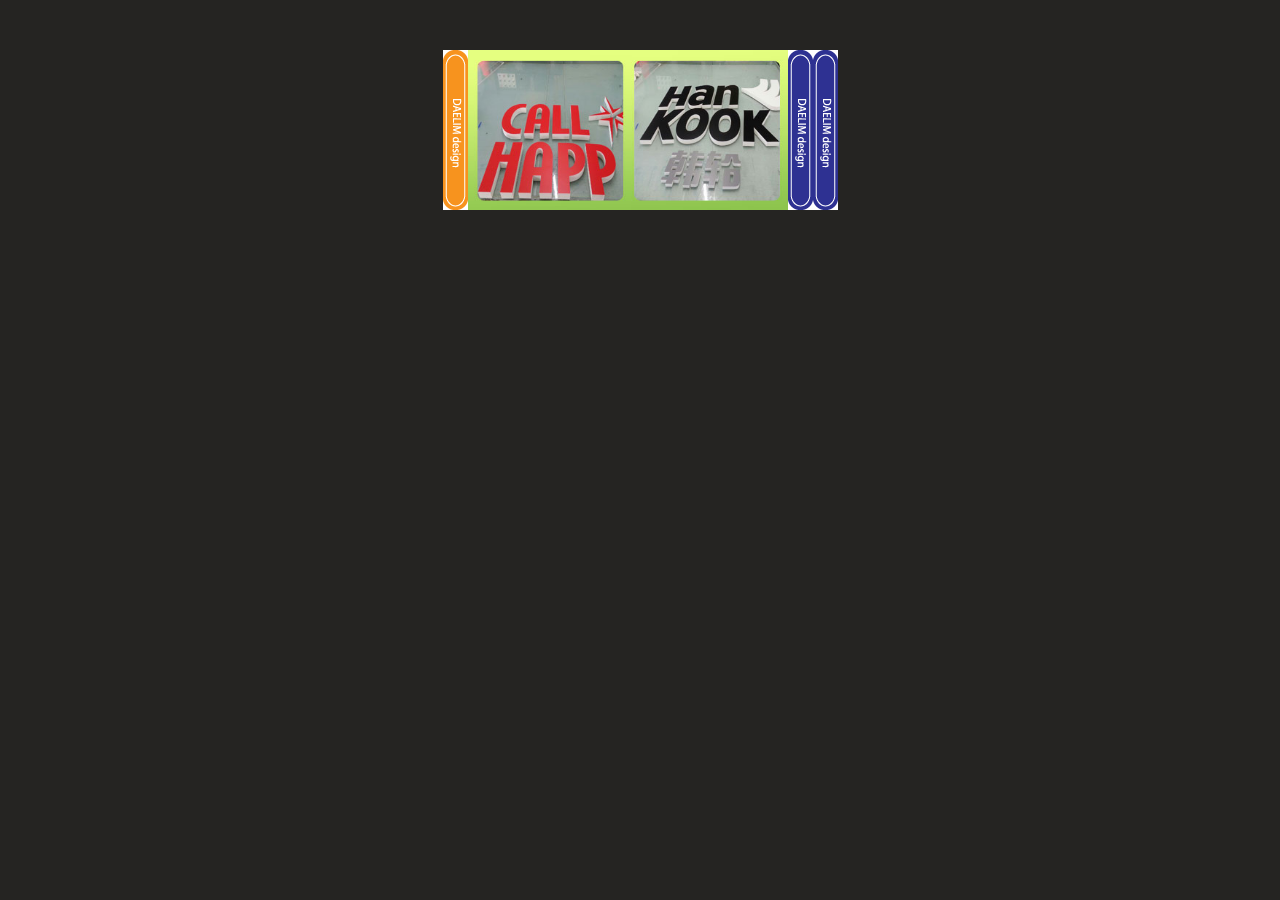
<file: baskin/index.html>
<!DOCTYPE html>
<html lang="en">

<head>
    <meta charset="UTF-8">
    <meta name="viewport" content="width=device-width, initial-scale=1.0">
    <title>Document</title>
    <script src="https://code.jquery.com/jquery-3.6.0.js"></script>
    <script>
        $(function () {
            $('dd:not(:first)').css('width', '0px');
            $('dt:first span').addClass('selected');
            $('dl dt').click(function () {
                var kkk = $(this).next('dd').css('width');
                if (kkk == '0px') {
                    $('dt:has(.selected)').next('dd').animate({ width: "0px" });
                    $(this).next('dd').animate({ width: "320px" });
                    $('dt span').removeClass('selected');
                    $(this).find('span').addClass('selected')
                }

            });
            $('dl dt').mouseover(function () {
                $(this).find('span').addClass('over')
            });
            $('dl dt').mouseout(function () {
                $(this).find('span').removeClass('over')
            });
        });

    </script>

    <style>
        * {
            margin: 0;
            padding: 0;
        }

        body {
            background: #252422;
        }

        div {
            width: 395px;
            height: 160px;
            margin: 50px auto;
            overflow: hidden;
        }

        dl {
            width: 395px;
            height: 160px;
        }

        dt {
            width: 25px;
            height: 160px;
            float: left;
        }

        dt span {
            display: block;
            width: 100%;
            height: 100%;
            text-indent: -9999px;
        }

        dt span.over {
            cursor: pointer;
        }

        dt span.selected {
            cursor: default;
        }

        dd {
            width: 320px;
            height: 160px;
            float: left;
            background: #d4d0c8;
            overflow: hidden;            
        }       

        dd img{
            float: left;
            width: 320px;
            height: 160px;
        }

        dt {
            background: url(blue01.png) no-repeat 0 0;
        }

        dt span.over {
            background: url(pink01.png) no-repeat 0 0;
        }

        dt span.selected {
            background: url(orange01.png) no-repeat 0 0;
        }
    </style>
</head>

<body>
    <div>
        <dl>
            <dt><span>step</span></dt>
            <dd><img src="menuimg01.jpg" alt=""></dd>
            <dt><span>step</span></dt>
            <dd><img src="menuimg02.jpg" alt=""></dd>
            <dt><span>step</span></dt>
            <dd><img src="menuimg03.jpg" alt=""></dd>
        </dl>
    </div>
</body>

</html>
</file>
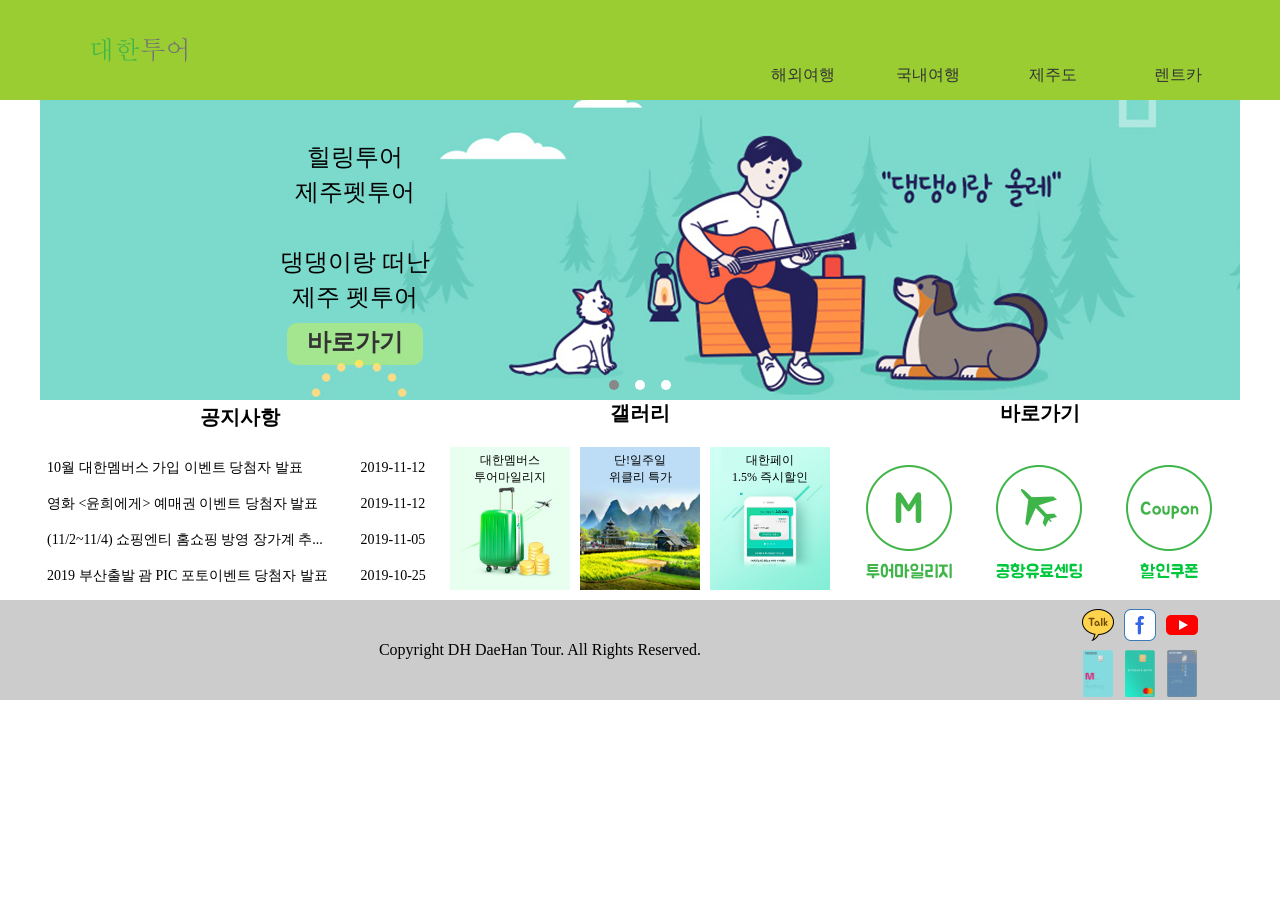
<file: daehan/index.html>
<!doctype html>
<html lang="ko">
<head>
	<meta charset="utf-8"/>
	<title>대한투어</title>
	<script src="./js/jquery-1.12.3.js"></script>
	<script src="./js/script.js"></script>
	<link rel="stylesheet" href="./css/style.css"/>
</head>
<body>
	<div id="wrap">
		<header>
			<div class="h_cover">
				<h1 class="logo">
					<img src="./images/logo.png" alt=""/>
				</h1>
				<div class="full_bg"></div>
				<nav>
					<ul>
						<li><a href="#">해외여행</a>
							<ul>
								<li><a href="#">동남아/대만</a></li>
								<li><a href="#">중국/홍콩</a></li>
								<li><a href="#">유럽/두바이</a></li>
								<li><a href="#">미주/하와이</a></li>
							</ul>
						</li>
						<li><a href="#">국내여행</a>
							<ul>
								<li><a href="#">서울/경기권</a></li>
								<li><a href="#">충청권</a></li>
								<li><a href="#">전라권</a></li>
								<li><a href="#">경상/강원권</a></li>
							</ul>
						</li>
						<li><a href="#">제주도</a>
							<ul>
								<li><a href="#">버스여행</a></li>
								<li><a href="#">자유여행</a></li>
								<li><a href="#">호텔/펜션</a></li>
							</ul>
						</li>
						<li><a href="#">렌트카</a>
							<ul>
								<li><a href="#">국내 렌트카</a></li>
								<li><a href="#">국외 렌트카</a></li>
							</ul>
						</li>
					</ul>
				</nav>
			</div>
		</header>
		<div class="img_slide">
			<ul>
				<li>
					<img src="./images/slide1.jpg" alt=""/>
					<div class="txt">
						<p>
							힐링투어<br>
							제주펫투어<br><br>

							댕댕이랑 떠난<br> 
							제주 펫투어
						</p>
						<a href="#">바로가기</a>
					</div>
				</li>
				<li>
					<img src="./images/slide2.jpg" alt=""/>
					<div class="txt">
						<p>
							대만족<br>
							온천<br><br>

							맛과 멋과 쉼이 있는<br> 
							대만 힐링 온천
						</p>
						<a href="#">바로가기</a>
					</div>
				</li>
				<li>
					<img src="./images/slide3.jpg" alt=""/>
					<div class="txt">
						<p>
							인생샷 성지<br>
							당진<br><br>

							당신의 인생사진!<br> 
							당진에서 만드세요!
						</p>
						<a href="#">바로가기</a>
					</div>
				</li>
			</ul>
			<ol class="pager">
				<li class="on"><a href="#"></a></li>
				<li><a href="#"></a></li>
				<li><a href="#"></a></li>
			</ol>
		</div>
		<section>
			<article class="notice">
				<table>
					<caption>공지사항</caption>
					<tr class="t1">
						<td>10월 대한멤버스 가입 이벤트 당첨자 발표</td>
						<td>2019-11-12</td>
					</tr>
					<tr>
						<td>영화 &lt;윤희에게&gt; 예매권 이벤트 당첨자 발표</td>
						<td>2019-11-12</td>
					</tr>
					<tr>
						<td>(11/2~11/4) 쇼핑엔티 홈쇼핑 방영 장가계 추...</td>
						<td>2019-11-05</td>
					</tr>
					<tr>
						<td>2019 부산출발 괌 PIC 포토이벤트 당첨자 발표</td>
						<td>2019-10-25</td>
					</tr>	
				</table>
			</article>
			<article class="gall">
				<h3>갤러리</h3>
				<div class="img_box">
					<div class="g1">
						<span>대한멤버스<br>투어마일리지</span>
					</div>
					<div class="g2">
						<span>단!일주일<br>위클리 특가</span>
					</div>
					<div class="g3">
						<span>대한페이<br>1.5% 즉시할인</span>
					</div>
				</div>
			</article>
			<article class="shortcut">
				<h3 class="fake">바로가기</h3>
				<div class="s1"><a href="#"></a></div>
				<div class="s2"><a href="#"></a></div>
				<div class="s3"><a href="#"></a></div>
			</article>
		</section>
		<footer>
			<div class="f_cover">
				<div class="f_copy">
					<span>Copyright DH DaeHan Tour. All Rights Reserved.</span>
				</div>
				<div class="f_sns">
					<a href="#"><img src="./images/sns1.png" alt=""/></a>
					<a href="#"><img src="./images/sns2.png" alt=""/></a>
					<a href="#"><img src="./images/sns3.png" alt=""/></a>
				</div>
				<div class="f_fam">
					<a href="#"><img src="./images/family_site1.png" alt=""/></a>
					<a href="#"><img src="./images/family_site2.png" alt=""/></a>
					<a href="#"><img src="./images/family_site3.png" alt=""/></a>
				</div>
			</div>
		</footer>
	</div>
	<div class="pop">
		<div class="pop_cover">
			<h3>개인정보처리방침 개정안내</h3>
			<pre>1)개인정보처리방침 개정 사유
- 개인정보 위탁업체 변경


2) 개정내용

1. 개인정보 위탁업체 추가
가. 업체명
- 중국씬싱항공, 동원여행개발, 마이비자코리아

나. 위탁내용 및 목적
- 비자발급 대행

다. 위탁기간
- 계약시작일로부터 계약종료일까지

3) 개정 시행 일자
- 2019년 3월 13일 부터

4) 동의 철회
- 개정된 개인정보처리방침 내용에 동의하지 않으시는 경우, 회원탈퇴를 요청하실 수 있습니다.

앞으로도 모두투어는 고객님들의 개인정보보호에 앞장서겠습니다.

※ 기타 자세한 내용은 창구직원 또는 대한은행 스마트상담부(☎1588-7272)로 문의하시기 바랍니다.</pre>
		<button>닫기</button>
		</div>
		
	</div>
</body>
</html>
</file>
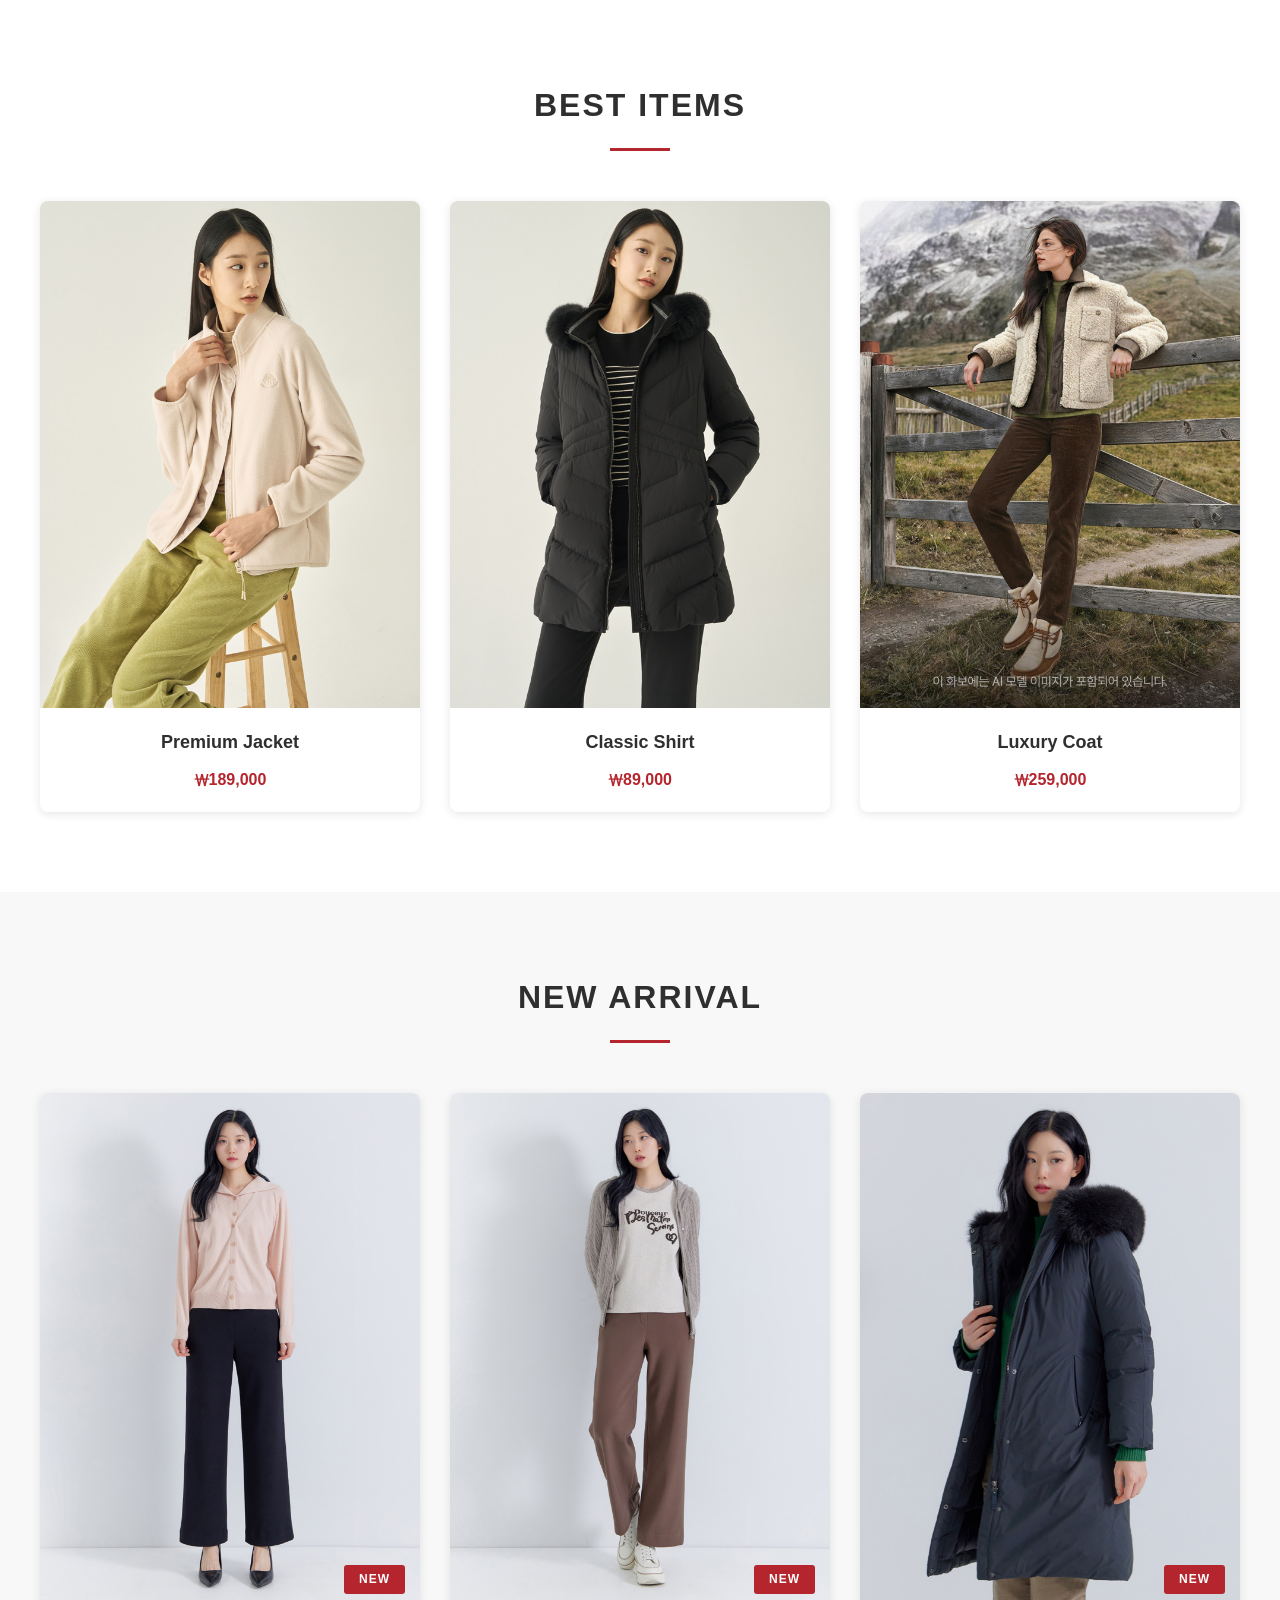
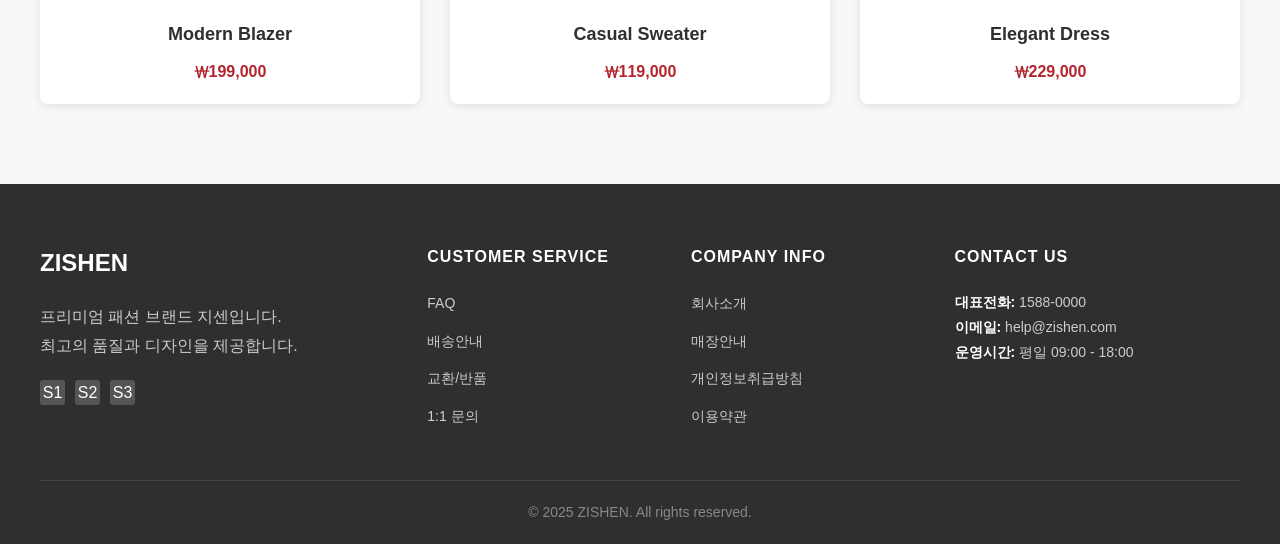
<file: flex/index.html>
<!DOCTYPE html>
<html lang="ko">
<head>
    <meta charset="UTF-8">
    <meta name="viewport" content="width=device-width, initial-scale=1.0">
    <title>CSS Flexbox 반응형 레이아웃</title>
    <link rel="stylesheet" href="css/style.css">
</head>
<body>
    <!-- Best Items Section -->
    <section class="best-items">
        <div class="section-container">
            <h2 class="section-title">BEST ITEMS</h2>
            <div class="items-flex">
                <div class="item">
                    <div class="item-image">
                        <img src="images/best1.jpg" alt="Best Item 1">
                        <div class="item-overlay">
                            <button class="btn-view">VIEW DETAILS</button>
                        </div>
                    </div>
                    <div class="item-info">
                        <h3 class="item-name">Premium Jacket</h3>
                        <p class="item-price">₩189,000</p>
                    </div>
                </div>
                <div class="item">
                    <div class="item-image">
                        <img src="images/best2.jpg" alt="Best Item 2">
                        <div class="item-overlay">
                            <button class="btn-view">VIEW DETAILS</button>
                        </div>
                    </div>
                    <div class="item-info">
                        <h3 class="item-name">Classic Shirt</h3>
                        <p class="item-price">₩89,000</p>
                    </div>
                </div>
                <div class="item">
                    <div class="item-image">
                        <img src="images/best3.jpg" alt="Best Item 3">
                        <div class="item-overlay">
                            <button class="btn-view">VIEW DETAILS</button>
                        </div>
                    </div>
                    <div class="item-info">
                        <h3 class="item-name">Luxury Coat</h3>
                        <p class="item-price">₩259,000</p>
                    </div>
                </div>
            </div>
        </div>
    </section>
    
    <!-- New Items Section -->
    <section class="new-items">
        <div class="section-container">
            <h2 class="section-title">NEW ARRIVAL</h2>
            <div class="items-flex">
                <div class="item">
                    <div class="item-image">
                        <img src="images/new1.jpg" alt="New Item 1">
                        <div class="item-overlay">
                            <button class="btn-view">VIEW DETAILS</button>
                        </div>
                    </div>
                    <div class="item-info">
                        <h3 class="item-name">Modern Blazer</h3>
                        <p class="item-price">₩199,000</p>
                        <span class="badge-new">NEW</span>
                    </div>
                </div>
                <div class="item">
                    <div class="item-image">
                        <img src="images/new2.jpg" alt="New Item 2">
                        <div class="item-overlay">
                            <button class="btn-view">VIEW DETAILS</button>
                        </div>
                    </div>
                    <div class="item-info">
                        <h3 class="item-name">Casual Sweater</h3>
                        <p class="item-price">₩119,000</p>
                        <span class="badge-new">NEW</span>
                    </div>
                </div>
                <div class="item">
                    <div class="item-image">
                        <img src="images/new3.jpg" alt="New Item 3">
                        <div class="item-overlay">
                            <button class="btn-view">VIEW DETAILS</button>
                        </div>
                    </div>
                    <div class="item-info">
                        <h3 class="item-name">Elegant Dress</h3>
                        <p class="item-price">₩229,000</p>
                        <span class="badge-new">NEW</span>
                    </div>
                </div>
            </div>
        </div>
    </section>
    
    <!-- Footer -->
    <footer class="footer">
        <div class="footer-container">
            <div class="footer-content">
                <div class="footer-section footer-about">
                    <h3>ZISHEN</h3>
                    <p>프리미엄 패션 브랜드 지센입니다.<br>
                    최고의 품질과 디자인을 제공합니다.</p>
                    <div class="footer-social">
                        <a href="#">S1</a>
                        <a href="#">S2</a>
                        <a href="#">S3</a>
                    </div>
                </div>
                <div class="footer-section footer-links">
                    <h4>CUSTOMER SERVICE</h4>
                    <ul>
                        <li><a href="#">FAQ</a></li>
                        <li><a href="#">배송안내</a></li>
                        <li><a href="#">교환/반품</a></li>
                        <li><a href="#">1:1 문의</a></li>
                    </ul>
                </div>
                <div class="footer-section footer-info">
                    <h4>COMPANY INFO</h4>
                    <ul>
                        <li><a href="#">회사소개</a></li>
                        <li><a href="#">매장안내</a></li>
                        <li><a href="#">개인정보취급방침</a></li>
                        <li><a href="#">이용약관</a></li>
                    </ul>
                </div>
                <div class="footer-section footer-contact">
                    <h4>CONTACT US</h4>
                    <p>
                        <strong>대표전화:</strong> 1588-0000<br>
                        <strong>이메일:</strong> help@zishen.com<br>
                        <strong>운영시간:</strong> 평일 09:00 - 18:00
                    </p>
                </div>
            </div>
            <div class="footer-bottom">
                <p>&copy; 2025 ZISHEN. All rights reserved.</p>
            </div>
        </div>
    </footer>
</body>
</html>
</file>
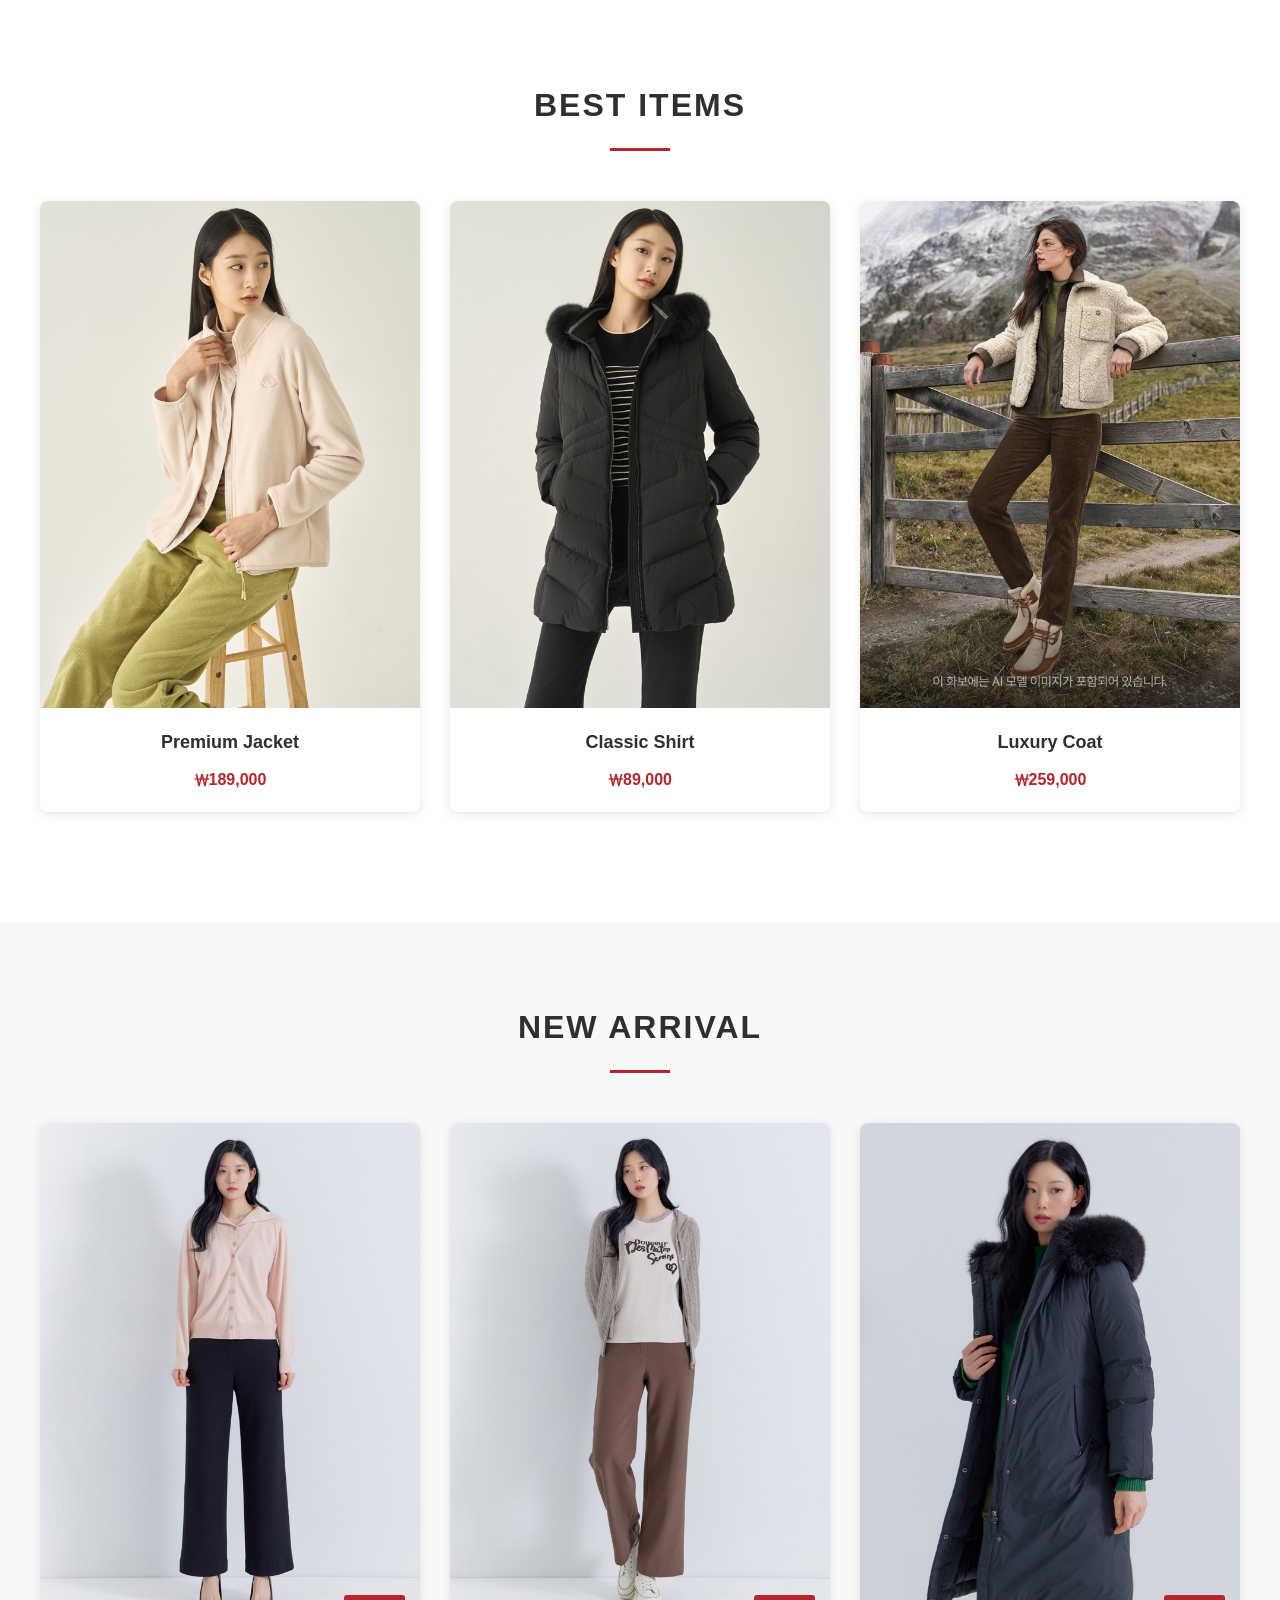
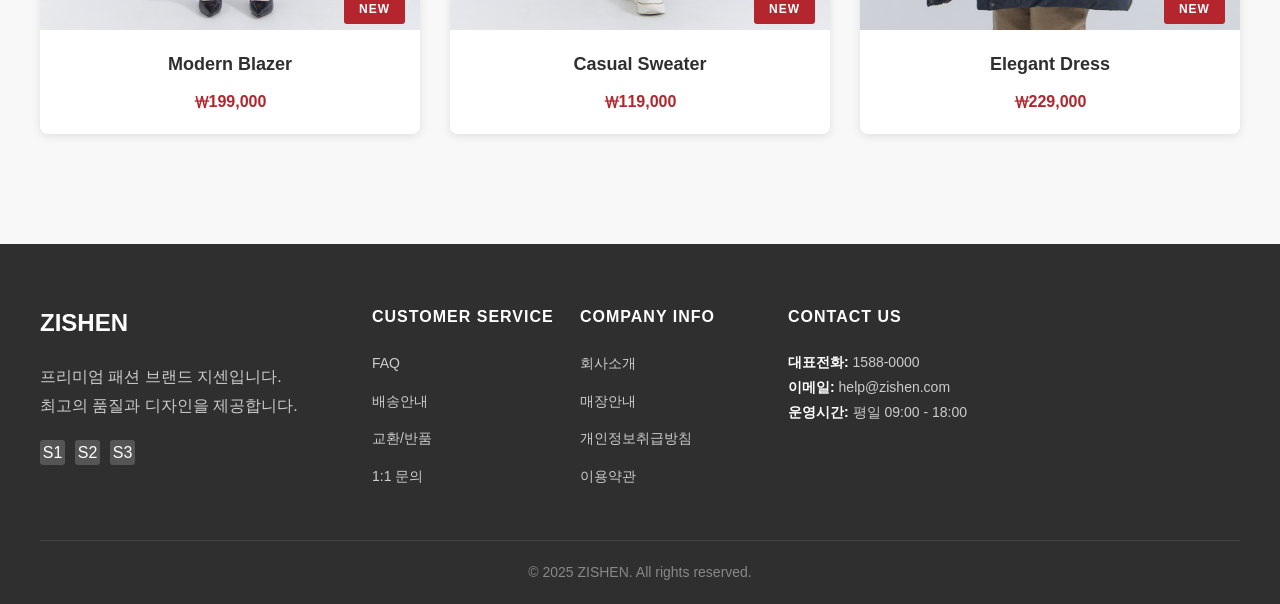
<file: float/index.html>
<!DOCTYPE html>
<html lang="ko">
<head>
    <meta charset="UTF-8">
    <meta name="viewport" content="width=device-width, initial-scale=1.0">
    <title>CSS Float 반응형 레이아웃</title>
    <link rel="stylesheet" href="css/style.css">
</head>
<body>
    <!-- Best Items Section -->
    <section class="best-items">
        <div class="section-container">
            <h2 class="section-title">BEST ITEMS</h2>
            <div class="items-float clearfix">
                <div class="item">
                    <div class="item-image">
                        <img src="images/best1.jpg" alt="Best Item 1">
                        <div class="item-overlay">
                            <button class="btn-view">VIEW DETAILS</button>
                        </div>
                    </div>
                    <div class="item-info">
                        <h3 class="item-name">Premium Jacket</h3>
                        <p class="item-price">₩189,000</p>
                    </div>
                </div>
                <div class="item">
                    <div class="item-image">
                        <img src="images/best2.jpg" alt="Best Item 2">
                        <div class="item-overlay">
                            <button class="btn-view">VIEW DETAILS</button>
                        </div>
                    </div>
                    <div class="item-info">
                        <h3 class="item-name">Classic Shirt</h3>
                        <p class="item-price">₩89,000</p>
                    </div>
                </div>
                <div class="item">
                    <div class="item-image">
                        <img src="images/best3.jpg" alt="Best Item 3">
                        <div class="item-overlay">
                            <button class="btn-view">VIEW DETAILS</button>
                        </div>
                    </div>
                    <div class="item-info">
                        <h3 class="item-name">Luxury Coat</h3>
                        <p class="item-price">₩259,000</p>
                    </div>
                </div>
            </div>
        </div>
    </section>
    
    <!-- New Items Section -->
    <section class="new-items">
        <div class="section-container">
            <h2 class="section-title">NEW ARRIVAL</h2>
            <div class="items-float clearfix">
                <div class="item">
                    <div class="item-image">
                        <img src="images/new1.jpg" alt="New Item 1">
                        <div class="item-overlay">
                            <button class="btn-view">VIEW DETAILS</button>
                        </div>
                    </div>
                    <div class="item-info">
                        <h3 class="item-name">Modern Blazer</h3>
                        <p class="item-price">₩199,000</p>
                        <span class="badge-new">NEW</span>
                    </div>
                </div>
                <div class="item">
                    <div class="item-image">
                        <img src="images/new2.jpg" alt="New Item 2">
                        <div class="item-overlay">
                            <button class="btn-view">VIEW DETAILS</button>
                        </div>
                    </div>
                    <div class="item-info">
                        <h3 class="item-name">Casual Sweater</h3>
                        <p class="item-price">₩119,000</p>
                        <span class="badge-new">NEW</span>
                    </div>
                </div>
                <div class="item">
                    <div class="item-image">
                        <img src="images/new3.jpg" alt="New Item 3">
                        <div class="item-overlay">
                            <button class="btn-view">VIEW DETAILS</button>
                        </div>
                    </div>
                    <div class="item-info">
                        <h3 class="item-name">Elegant Dress</h3>
                        <p class="item-price">₩229,000</p>
                        <span class="badge-new">NEW</span>
                    </div>
                </div>
            </div>
        </div>
    </section>
    
    <!-- Footer -->
    <footer class="footer">
        <div class="footer-container">
            <div class="footer-content clearfix">
                <div class="footer-section footer-about">
                    <h3>ZISHEN</h3>
                    <p>프리미엄 패션 브랜드 지센입니다.<br>
                    최고의 품질과 디자인을 제공합니다.</p>
                    <div class="footer-social">
                        <a href="#">S1</a>
                        <a href="#">S2</a>
                        <a href="#">S3</a>
                    </div>
                </div>
                <div class="footer-section footer-links">
                    <h4>CUSTOMER SERVICE</h4>
                    <ul>
                        <li><a href="#">FAQ</a></li>
                        <li><a href="#">배송안내</a></li>
                        <li><a href="#">교환/반품</a></li>
                        <li><a href="#">1:1 문의</a></li>
                    </ul>
                </div>
                <div class="footer-section footer-info">
                    <h4>COMPANY INFO</h4>
                    <ul>
                        <li><a href="#">회사소개</a></li>
                        <li><a href="#">매장안내</a></li>
                        <li><a href="#">개인정보취급방침</a></li>
                        <li><a href="#">이용약관</a></li>
                    </ul>
                </div>
                <div class="footer-section footer-contact">
                    <h4>CONTACT US</h4>
                    <p>
                        <strong>대표전화:</strong> 1588-0000<br>
                        <strong>이메일:</strong> help@zishen.com<br>
                        <strong>운영시간:</strong> 평일 09:00 - 18:00
                    </p>
                </div>
            </div>
            <div class="footer-bottom">
                <p>&copy; 2025 ZISHEN. All rights reserved.</p>
            </div>
        </div>
    </footer>
</body>
</html>
</file>
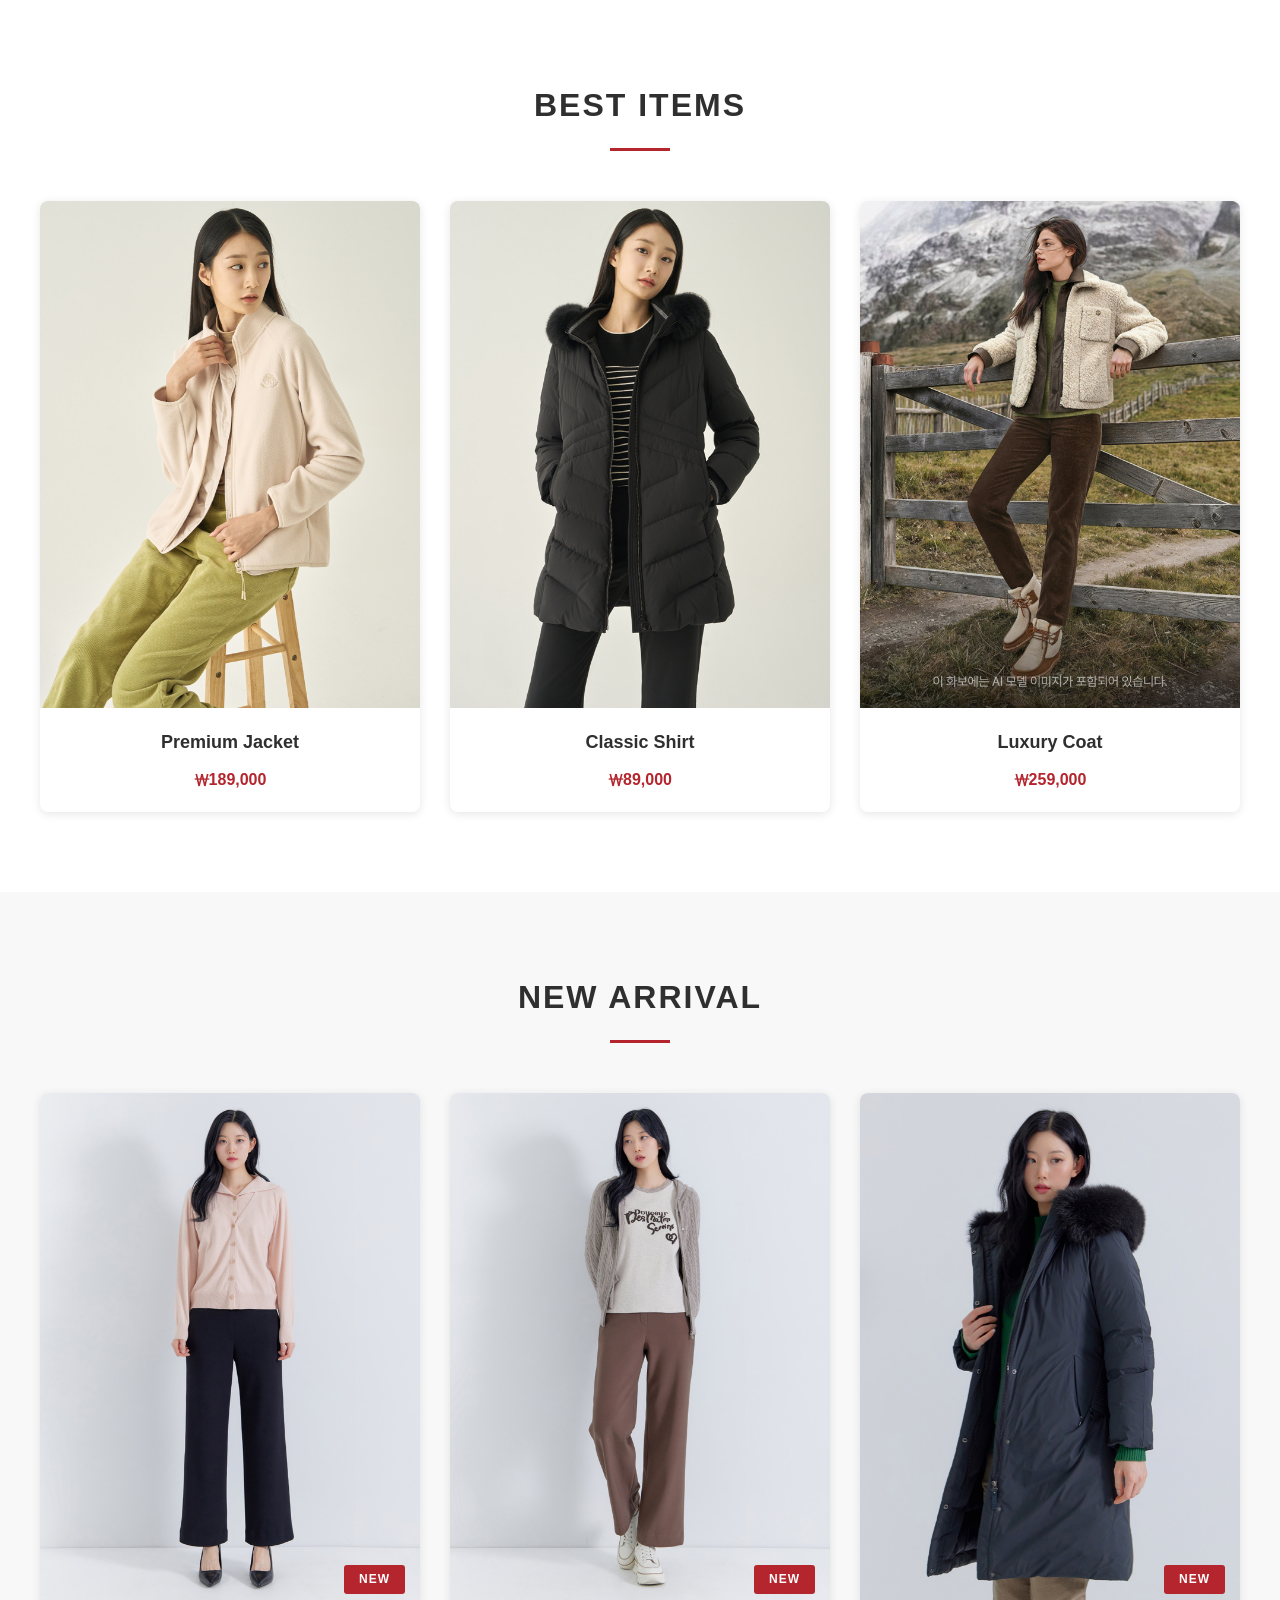
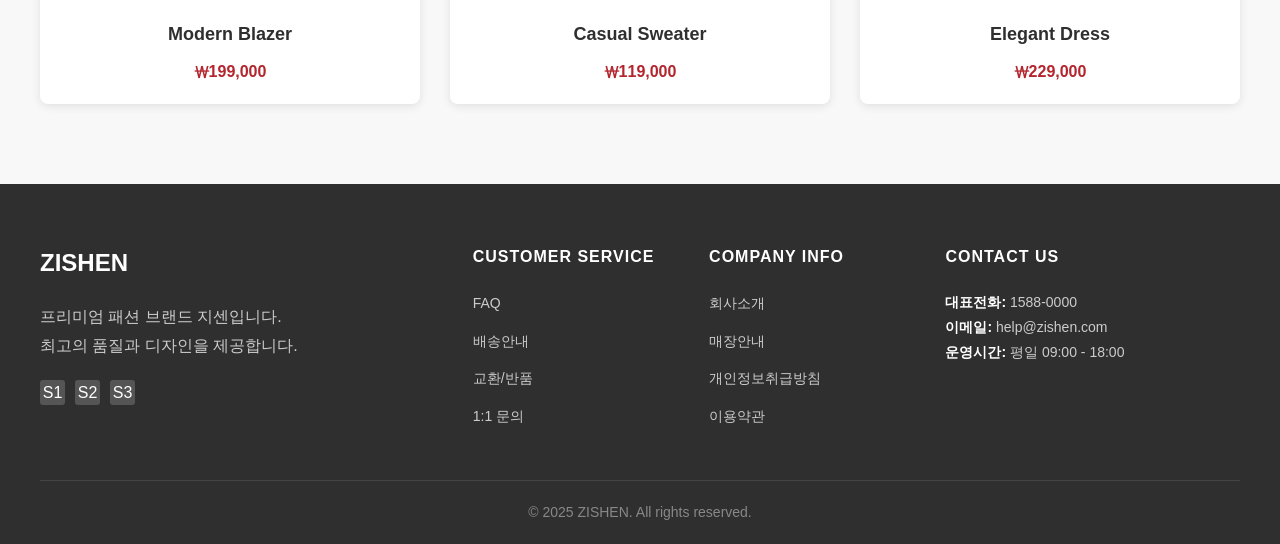
<file: grid/index.html>
<!DOCTYPE html>
<html lang="ko">
<head>
    <meta charset="UTF-8">
    <meta name="viewport" content="width=device-width, initial-scale=1.0">
    <title>CSS Grid 반응형 레이아웃</title>
    <link rel="stylesheet" href="css/style.css">
</head>
<body>
    <!-- Best Items Section -->
    <section class="best-items">
        <div class="section-container">
            <h2 class="section-title">BEST ITEMS</h2>
            <div class="items-grid">
                <div class="item">
                    <div class="item-image">
                        <img src="images/best1.jpg" alt="Best Item 1">
                        <div class="item-overlay">
                            <button class="btn-view">VIEW DETAILS</button>
                        </div>
                    </div>
                    <div class="item-info">
                        <h3 class="item-name">Premium Jacket</h3>
                        <p class="item-price">₩189,000</p>
                    </div>
                </div>
                <div class="item">
                    <div class="item-image">
                        <img src="images/best2.jpg" alt="Best Item 2">
                        <div class="item-overlay">
                            <button class="btn-view">VIEW DETAILS</button>
                        </div>
                    </div>
                    <div class="item-info">
                        <h3 class="item-name">Classic Shirt</h3>
                        <p class="item-price">₩89,000</p>
                    </div>
                </div>
                <div class="item">
                    <div class="item-image">
                        <img src="images/best3.jpg" alt="Best Item 3">
                        <div class="item-overlay">
                            <button class="btn-view">VIEW DETAILS</button>
                        </div>
                    </div>
                    <div class="item-info">
                        <h3 class="item-name">Luxury Coat</h3>
                        <p class="item-price">₩259,000</p>
                    </div>
                </div>
            </div>
        </div>
    </section>
    
    <!-- New Items Section -->
    <section class="new-items">
        <div class="section-container">
            <h2 class="section-title">NEW ARRIVAL</h2>
            <div class="items-grid">
                <div class="item">
                    <div class="item-image">
                        <img src="images/new1.jpg" alt="New Item 1">
                        <div class="item-overlay">
                            <button class="btn-view">VIEW DETAILS</button>
                        </div>
                    </div>
                    <div class="item-info">
                        <h3 class="item-name">Modern Blazer</h3>
                        <p class="item-price">₩199,000</p>
                        <span class="badge-new">NEW</span>
                    </div>
                </div>
                <div class="item">
                    <div class="item-image">
                        <img src="images/new2.jpg" alt="New Item 2">
                        <div class="item-overlay">
                            <button class="btn-view">VIEW DETAILS</button>
                        </div>
                    </div>
                    <div class="item-info">
                        <h3 class="item-name">Casual Sweater</h3>
                        <p class="item-price">₩119,000</p>
                        <span class="badge-new">NEW</span>
                    </div>
                </div>
                <div class="item">
                    <div class="item-image">
                        <img src="images/new3.jpg" alt="New Item 3">
                        <div class="item-overlay">
                            <button class="btn-view">VIEW DETAILS</button>
                        </div>
                    </div>
                    <div class="item-info">
                        <h3 class="item-name">Elegant Dress</h3>
                        <p class="item-price">₩229,000</p>
                        <span class="badge-new">NEW</span>
                    </div>
                </div>
            </div>
        </div>
    </section>
    
    <!-- Footer -->
    <footer class="footer">
        <div class="footer-container">
            <div class="footer-content">
                <div class="footer-section footer-about">
                    <h3>ZISHEN</h3>
                    <p>프리미엄 패션 브랜드 지센입니다.<br>
                    최고의 품질과 디자인을 제공합니다.</p>
                    <div class="footer-social">
                        <a href="#">S1</a>
                        <a href="#">S2</a>
                        <a href="#">S3</a>
                    </div>
                </div>
                <div class="footer-section footer-links">
                    <h4>CUSTOMER SERVICE</h4>
                    <ul>
                        <li><a href="#">FAQ</a></li>
                        <li><a href="#">배송안내</a></li>
                        <li><a href="#">교환/반품</a></li>
                        <li><a href="#">1:1 문의</a></li>
                    </ul>
                </div>
                <div class="footer-section footer-info">
                    <h4>COMPANY INFO</h4>
                    <ul>
                        <li><a href="#">회사소개</a></li>
                        <li><a href="#">매장안내</a></li>
                        <li><a href="#">개인정보취급방침</a></li>
                        <li><a href="#">이용약관</a></li>
                    </ul>
                </div>
                <div class="footer-section footer-contact">
                    <h4>CONTACT US</h4>
                    <p>
                        <strong>대표전화:</strong> 1588-0000<br>
                        <strong>이메일:</strong> help@zishen.com<br>
                        <strong>운영시간:</strong> 평일 09:00 - 18:00
                    </p>
                </div>
            </div>
            <div class="footer-bottom">
                <p>&copy; 2025 ZISHEN. All rights reserved.</p>
            </div>
        </div>
    </footer>
</body>
</html>
</file>
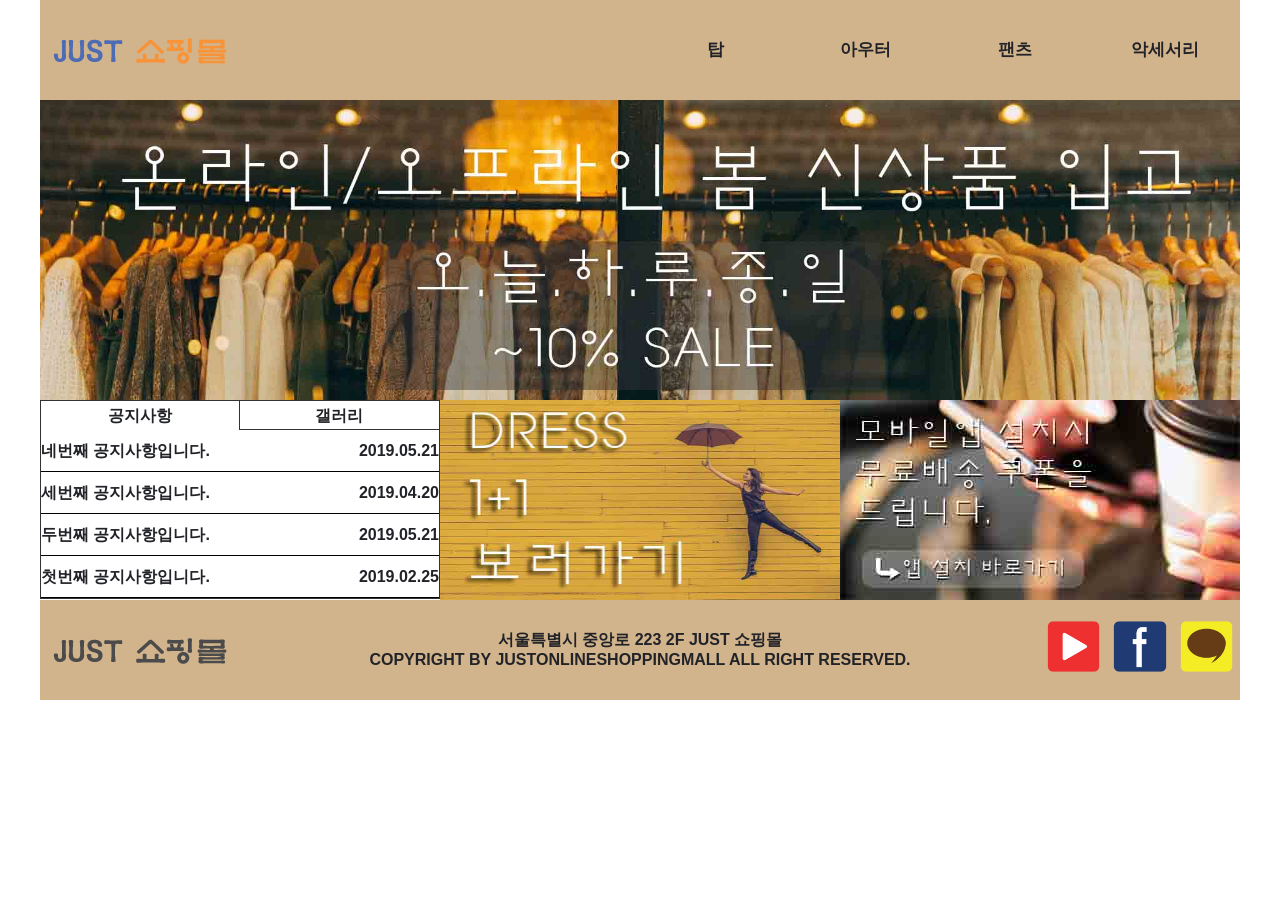
<file: justshoping/index.html>
<!doctype html>
<html lang="ko">
<head>
	<meta charset="UTF-8"/>
	<meta http-equiv="X-UA-Compatible" content="IE=Edge"/>
	<link rel="stylesheet" href="./css/style.css"/>
	<script src="./js/jquery-1.12.3.js"></script>
	<script src="./js/script.js"></script>
	<title>Document</title>
</head>
<body>
	
	<div id="wrap">
		<header>
			<h1 class="logo">
				<a href="#">
					<img src="./images/logo.png" alt=""/>
				</a>
			</h1>
			<nav>
				<div class="full_bg"></div>
				<ul class="gnb">
					<li><a href="#">탑</a>
						<ul>
							<li><a href="#">블라우스</a></li>
							<li><a href="#">티</a></li>
							<li><a href="#">셔츠</a></li>
							<li><a href="#">니트</a></li>
						</ul>
					</li>
					<li><a href="#">아우터</a>
						<ul>
							<li><a href="#">자켓</a></li>
							<li><a href="#">코트</a></li>
							<li><a href="#">가디건</a></li>
							<li><a href="#">머플러</a></li>
						</ul>
					</li>
					<li><a href="#">팬츠</a>
						<ul>
							<li><a href="#">청바지</a></li>
							<li><a href="#">짧은바지</a></li>
							<li><a href="#">긴바지</a></li>
							<li><a href="#">레깅스</a></li>
						</ul>
					</li>
					<li><a href="#">악세서리</a>
						<ul>
							<li><a href="#">귀고리</a></li>
							<li><a href="#">목걸이</a></li>
							<li><a href="#">반지</a></li>
							<li><a href="#">팔찌</a></li>
						</ul>
					</li>
				</ul>
			</nav>
		</header>
		<div class="img_slide">
			<ul class="imgs">
				<li><img src="./images/slide1.jpg" alt=""/></li>
				<li><img src="./images/slide2.jpg" alt=""/></li>
				<li><img src="./images/slide3.jpg" alt=""/></li>
			</ul>
		</div>
		<div class="contents">
			<div class="con c1">
				<div class="tab_menu">
					<div class="tab_title">
						<h2 class="tt1 on">공지사항</h2>
						<h2 class="tt2">갤러리</h2>
					</div>
					<div class="menu_cover">
						<div class="menu notice">
							<table>
								<tr>
									<th>네번째 공지사항입니다.</th><th>2019.05.21</th>
								</tr>
								<tr>								
									<th>세번째 공지사항입니다.</th><th>2019.04.20</th>
								</tr>
								<tr>
									<th>두번째 공지사항입니다.</th><th>2019.05.21</th>
								</tr>
								<tr>
									<th>첫번째 공지사항입니다.</th><th>2019.02.25</th>
								</tr>
							</table>
						</div>
						<div class="menu gallery">
							<img src="./images/g1.png" alt=""/>
							<img src="./images/g2.png" alt=""/>
							<img src="./images/g3.png" alt=""/>
						</div>
					</div>
				</div>
			</div>
			<div class="con c2">
				<img src="./images/banner.jpg" alt=""/>
			</div>
			<div class="con c3">
				<img src="./images/quick.jpg" alt=""/>
			</div>
		</div>
		<footer>
			<div class="foot f1">
				<img src="./images/logo_b.png" alt=""/>
			</div>
			<div class="foot f2">
				<p>서울특별시 중앙로 223 2F JUST 쇼핑몰<br/>
COPYRIGHT BY JUSTONLINESHOPPINGMALL ALL RIGHT RESERVED.</p>
			</div>
			<div class="foot f3">
				<div class="icons i1">
					<img src="./images/youtube_icon.png" alt="">
				</div>
				<div class="icons i2">
					<img src="./images/facebook_icon.png" alt="">
				</div>
				<div class="icons i3">
					<img src="./images/katalk_icon.png" alt="">
				</div>
			</div>
		</footer>
	</div>
	

	<div class="pop_cover">
		<h1 class="title">
			공지사항입니다.
		</h1>
		<p>현금영수증은 무통장입금으로 상품 구매 시 주문서 작성 페이지에서 고객님이 직접 신청하실 수 있습니다<br/><br/>

다만, 결제가 완료된 상태에서 배송 전/후 일부 상품 부분 취소 시 현금영수증은 전액 취소 처리되며<br/><br/>

최종 실 결제금액에 대한 현금영수증은 Q&A 또는 고객센터로 현금영수증 신청 번호와 함께 재신청 요청해주셔야 합니다<br/><br/>

위 사항 꼭 유의하셔서 결제금액의 변동이 있으신 경우 꼭 재신청 부탁드리며<br/><br/>

호스팅사, 결제대행사, 국세청간의 전산방식의 문제로 부득이하게 불편 드리는 점 양해 부탁드립니다<br/><br/>
</p>
	<button>닫기</button>
	</div>		

	
	
</body>
</html>
</file>
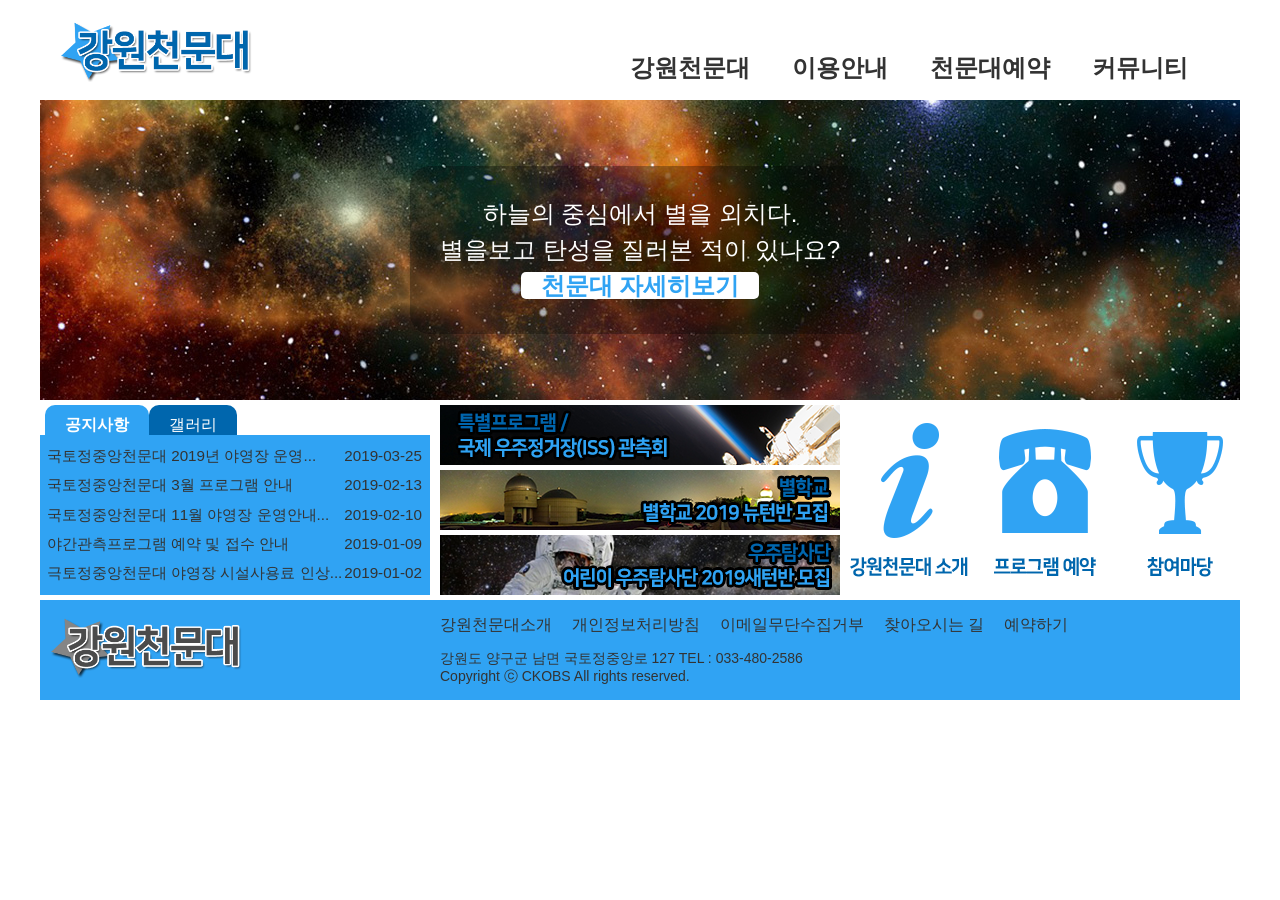
<file: kangwon/index.html>
<!DOCTYPE HTML>
<html lang="KO">
<head>
	<meta charset="UTF-8"/>
	<title>강원천문대 홈페이지에 오신 것을 환영합니다!</title>
	<script src="./js/jquery-1.12.3.js"></script>
	<script src="./js/script.js"></script>
	<link rel="stylesheet" href="./css/style.css"/>
</head>
<body>
<div id="wrap">
	<div class="header">
		<div class="logo"></div>
		<div class="gnb">
			<ul>
				<li>
					<a href="#">강원천문대</a>
					<ul>
						<li><a href="#">천문대 소개</a></li>
						<li><a href="#">인사말</a></li>
						<li><a href="#">오시는 길</a></li>
					</ul>
				</li>
				<li>
					<a href="#">이용안내</a>
					<ul>
						<li><a href="#">프로그램</a></li>
						<li><a href="#">관람시간표</a></li>
						<li><a href="#">이달의 별자리</a></li>
					</ul>
				</li>
				<li>
					<a href="#">천문대예약</a>
					<ul>
						<li><a href="#">예약하기</a></li>
						<li><a href="#">예약확인</a></li>
						<li><a href="#">예약취소</a></li>
					</ul>
				</li>
				<li>
					<a href="#">커뮤니티</a>
					<ul>
						<li><a href="#">공지사항</a></li>
						<li><a href="#">방문후기</a></li>
						<li><a href="#">자유게시판</a></li>
					</ul>
				</li>
			</ul>
		</div>		
	</div>
	<div class="img_slide">
		<ul class="image">
			<li>
				<p>하늘의 중심에서 별을 외치다.<br/>
				별을보고 탄성을 질러본 적이 있나요?<br/>
				<span>천문대 자세히보기</span></p>
			</li>
			<li>
				<p>밤하늘을 잊고 지내던 어느날 우연히 바라본 하늘에서<br/>
				초롱초롱한 별을 보고 그 별의 이름이 궁금한 적이 있습니까?<br/>
				<span>프로그램 예약 바로가기</span></p>
			</li>
			<li>
				<p>"올해는 건강하고 행복했으면 좋겠어요"<br/>
				2020년 새해, 별을 보고 소원을 빌어봐요.<br/>
				<span>이벤트 예약 바로가기</span></p>
			</li>
		</ul>
	</div>
	<div class="contents cf">
		<div class="tab_menu">
			<div class="tab_title">
				<ul>
					<li class="on">공지사항</li>
					<li>갤러리</li>
				</ul>
			</div>
			<div class="tab">
				<div class="t_tab t_table">
					<table>
						<tr>
							<td>국토정중앙천문대 2019년 야영장 운영...</td>
							<td>2019-03-25</td>
						</tr>
						<tr>
							<td>국토정중앙천문대 3월 프로그램 안내</td>
							<td>2019-02-13</td>						
						</tr>
						<tr>
							<td>국토정중앙천문대 11월 야영장 운영안내...</td>
							<td>2019-02-10</td>
						</tr>
						<tr>
							<td>야간관측프로그램 예약 및 접수 안내</td>
							<td>2019-01-09</td>						
						</tr>
						<tr>
							<td>극토정중앙천문대 야영장 시설사용료 인상...</td>
							<td>2019-01-02</td>
						</tr>
					</table>
				</div>
				<div class="t_tab t_gallery">
					<ul>
						<li><a href="#"><img src="./images/gallery1.jpg" alt=""></a></li>
						<li><a href="#"><img src="./images/gallery2.jpg" alt=""></a></li>
						<li><a href="#"><img src="./images/gallery3.jpg" alt=""></a></li>
					</ul>
				</div>
			</div>
		</div>
		<div class="banner">
			<a href="#"><img src="./images/banner1.png" alt="" title=""/></a>
			<a href="#"><img src="./images/banner2.png" alt="" title=""/></a>
			<a href="#"><img src="./images/banner3.png" alt="" title=""/></a>
		</div>
		<div class="link cf">
			<a href="#"><img src="./images/link1.png" alt="" title=""/></a>
			<a href="#"><img src="./images/link2.png" alt="" title=""/></a>
			<a href="#"><img src="./images/link3.png" alt="" title=""/></a>
		</div>
	</div>
	<div class="footer">
		<div class="f_logo">
			<img src="./images/gray_logo.png" alt="" title=""/>
		</div>
		<div class="f_menu cf">
		<ul>
			<li><a href="#">강원천문대소개</a></li>
			<li><a href="#">개인정보처리방침</a></li>
			<li><a href="#">이메일무단수집거부</a></li>
			<li><a href="#">찾아오시는 길</a></li>
			<li><a href="#">예약하기</a></li>
		</ul>
		</div>
		<div class="f_copy">
			<p>강원도 양구군 남면 국토정중앙로 127 TEL : 033-480-2586</p>
			<p>Copyright ⓒ CKOBS All rights reserved.</p>
		</div>
	</div>
</div>

<div id="pop">
	<div class="pop_up">
	<h1 class="p_title">제목 : 강남세움발달장애인평생교육센터 2020년 신규교육생 모집</h1>
	<p class="p_content">내용 : 밀알복지재단 강남세움발달장애인평생교육센터에서 성인발달장애인 대상의 2020년 신규교육생을 모집합니다. <br/>
	관심 있는 분들은 아래 내용 및 별첨 모집요강, 양식 등 참고하시어 기한 내 꼭 신청하시기 바랍니다. 기한 경과시 원서 접수 받지 않음을 유의하여 주시기 바랍니다.<br/>
	</p>
	<button>닫기</button>
	</div>
</div>
</body>
</html>
</file>
<file: css/style.css>
@charset "utf-8";

*{margin:0;padding:0;box-sizing:border-box;}
ul,li{list-style:none;}
a{text-decoration:none; color:#222328;}
.cf:after{
	content:'';
	display:block;
	clear:both;
}
body{
	font-family:"나눔고딕",Nanum Gothic,"맑은 고딕",Malgun Gothic,sans-serif;
	color:#222328;
	line-height:1.6;
}

#wrap{
	width:100%;
	max-width:1200px;
	margin:0 auto;
	background-color:#fff;
}

/* ========== 헤더 ========== */
header{
	width:100%;
	height:100px;
	background:linear-gradient(135deg, #667eea 0%, #764ba2 100%);
	position:relative;
	z-index:100;
	box-shadow:0 2px 10px rgba(0,0,0,0.1);
}

header .logo{
	position:absolute;
	left:30px;
	top:50%;
	transform:translateY(-50%);
}

header .logo a{
	display:flex;
	flex-direction:column;
	color:#fff;
}

header .logo span:first-child{
	font-size:24px;
	font-weight:bold;
	line-height:1.2;
}

header .logo .subtitle{
	font-size:14px;
	font-weight:normal;
	opacity:0.9;
	margin-top:3px;
}

header nav{
	position:absolute;
	right:30px;
	top:50%;
	transform:translateY(-50%);
}

header nav .gnb{
	display:flex;
	gap:30px;
}

header nav .gnb li a{
	color:#fff;
	font-size:16px;
	font-weight:500;
	padding:8px 15px;
	border-radius:5px;
	transition:all 0.3s;
}

header nav .gnb li a:hover{
	background-color:rgba(255,255,255,0.2);
}

/* ========== 메인 비주얼 ========== */
.main_visual{
	width:100%;
	height:300px;
	background:linear-gradient(135deg, #f093fb 0%, #f5576c 100%);
	display:flex;
	align-items:center;
	justify-content:center;
	text-align:center;
	color:#fff;
	position:relative;
	overflow:hidden;
}

.main_visual::before{
	content:'';
	position:absolute;
	width:100%;
	height:100%;
	background:url('data:image/svg+xml,<svg width="100" height="100" xmlns="http://www.w3.org/2000/svg"><defs><pattern id="grid" width="50" height="50" patternUnits="userSpaceOnUse"><path d="M 50 0 L 0 0 0 50" fill="none" stroke="rgba(255,255,255,0.1)" stroke-width="1"/></pattern></defs><rect width="100" height="100" fill="url(%23grid)"/></svg>');
	opacity:0.3;
}

.visual_text{
	position:relative;
	z-index:1;
}

.visual_text h2{
	font-size:42px;
	font-weight:bold;
	margin-bottom:15px;
	text-shadow:2px 2px 4px rgba(0,0,0,0.2);
}

.visual_text p{
	font-size:18px;
	opacity:0.95;
}

/* ========== 콘텐츠 영역 ========== */
.contents{
	width:100%;
	padding:60px 30px;
	background-color:#f8f9fa;
}

.section_title{
	font-size:32px;
	font-weight:bold;
	text-align:center;
	margin-bottom:50px;
	color:#333;
	position:relative;
	padding-bottom:20px;
}

.section_title::after{
	content:'';
	position:absolute;
	bottom:0;
	left:50%;
	transform:translateX(-50%);
	width:60px;
	height:4px;
	background:linear-gradient(135deg, #667eea 0%, #764ba2 100%);
	border-radius:2px;
}

/* ========== 프로젝트 그리드 ========== */
.project_grid{
	display:grid;
	grid-template-columns:repeat(auto-fill, minmax(270px, 1fr));
	gap:30px;
	max-width:1200px;
	margin:0 auto;
}

.project_item{
	background-color:#fff;
	border-radius:10px;
	overflow:hidden;
	box-shadow:0 3px 15px rgba(0,0,0,0.1);
	transition:all 0.3s ease;
	cursor:pointer;
}

.project_item:hover{
	transform:translateY(-5px);
	box-shadow:0 5px 25px rgba(0,0,0,0.15);
}

.project_thumb{
	width:100%;
	height:180px;
	background:linear-gradient(135deg, #667eea 0%, #764ba2 100%);
	display:flex;
	align-items:center;
	justify-content:center;
	position:relative;
	overflow:hidden;
}

.project_thumb::before{
	content:'';
	position:absolute;
	width:150%;
	height:150%;
	background:radial-gradient(circle, rgba(255,255,255,0.1) 0%, transparent 70%);
	top:-25%;
	left:-25%;
}

.project_num{
	font-size:48px;
	font-weight:bold;
	color:#fff;
	opacity:0.3;
	position:relative;
	z-index:1;
}

.project_info{
	padding:20px;
}

.project_info h3{
	font-size:20px;
	font-weight:bold;
	margin-bottom:8px;
	color:#333;
}

.project_info p{
	font-size:14px;
	color:#666;
	margin-bottom:15px;
	line-height:1.5;
}

.btn_view{
	display:inline-block;
	padding:8px 20px;
	background:linear-gradient(135deg, #667eea 0%, #764ba2 100%);
	color:#fff;
	border-radius:5px;
	font-size:14px;
	font-weight:500;
	transition:all 0.3s;
}

.btn_view:hover{
	background:linear-gradient(135deg, #764ba2 0%, #667eea 100%);
	transform:scale(1.05);
}

/* ========== 푸터 ========== */
footer{
	width:100%;
	background-color:#2c3e50;
	color:#fff;
	padding:40px 30px;
}

.footer_inner{
	max-width:1200px;
	margin:0 auto;
	text-align:center;
}

.footer_info h3{
	font-size:24px;
	font-weight:bold;
	margin-bottom:10px;
}

.footer_info p{
	font-size:14px;
	opacity:0.8;
	margin-bottom:20px;
}

.footer_copyright{
	border-top:1px solid rgba(255,255,255,0.1);
	padding-top:20px;
}

.footer_copyright p{
	font-size:12px;
	opacity:0.7;
}

/* ========== 반응형 ========== */
@media screen and (max-width:768px){
	header{
		height:80px;
	}
	
	header .logo{
		left:15px;
	}
	
	header .logo span:first-child{
		font-size:18px;
	}
	
	header .logo .subtitle{
		font-size:12px;
	}
	
	header nav{
		right:15px;
	}
	
	header nav .gnb{
		gap:15px;
	}
	
	header nav .gnb li a{
		font-size:14px;
		padding:6px 10px;
	}
	
	.main_visual{
		height:200px;
	}
	
	.visual_text h2{
		font-size:28px;
	}
	
	.visual_text p{
		font-size:14px;
	}
	
	.contents{
		padding:40px 15px;
	}
	
	.section_title{
		font-size:24px;
		margin-bottom:30px;
	}
	
	.project_grid{
		grid-template-columns:repeat(auto-fill, minmax(200px, 1fr));
		gap:20px;
	}
	
	.project_thumb{
		height:150px;
	}
	
	.project_num{
		font-size:36px;
	}
	
	.project_info{
		padding:15px;
	}
	
	.project_info h3{
		font-size:18px;
	}
	
	footer{
		padding:30px 15px;
	}
}

@media screen and (max-width:480px){
	header nav .gnb{
		gap:10px;
	}
	
	header nav .gnb li a{
		font-size:12px;
		padding:5px 8px;
	}
	
	.project_grid{
		grid-template-columns:1fr;
	}
}
</file>
<file: aven/css/style.css>
@import url(http://fonts.googleapis.com/css?family=Orbitron);

    /*초기화*/
    * { margin: 0; padding: 0; }
    ol, ul { list-style: none; }
    a { text-decoration: none; outline: 0; color: #555; }
    img { border: 0; }
	
	body {
        min-width: 1400px;    /*최소 너비 지정*/
        width: 100%;
        height: 25000px;
        font-family: orbitron;
        font-size: 12px;
        letter-spacing: 2px;     /*글자 간격*/
    }
 
 
    /*배경 이미지*/
    .bg {
        position: fixed;
        width: 100%;
        height: 100%;
        background-image: url(../images/bg.jpg);
        background-repeat: no-repeat;
        background-position: center top;
        background-size: cover;
    }
	  /*로고*/
    h1 {
        position: fixed;
        top: 80px;
        left: 60px;
        z-index: 2;
    }
    h1 img { height: 140px; }
 
	/*내비게이션 메인 gnb*/
    .gnb {
        position: fixed;
        top: 50px;
        right: 10%;
        z-index: 2;
    }
    .gnb li {
        float: left;
        margin-left: 30px;
    }
    .gnb li a {
        font-size: 14px;
        font-weight: bold;
        color: #fff;
        opacity: 0.6;
        transition: all 0.6s;    
    }
    .gnb li a:hover {
        opacity: 1;
        font-size: 1.3em;
    }
	    /*sns 영역*/
    .sns {
        position: fixed;
        top: 50px;
        right: 20px;
        z-index: 2;
    }
    .sns li {
        float: left;
        margin-left: 20px;
    }
    .sns li .fa {
        font-size: 18px;
        font-weight: bold;
        color: #fff;
        transform: scale(1);
        opacity: 0.6;
        transition: all 0.6s;    
    }
    .sns li .fa:hover {
        transform: scale(1.3);
        opacity: 1;
    }
	 /*서브 내비게이션(스크롤)*/
    .scrollNav {
        position: fixed;
        left: 100px;
        top: 300px;
        z-index: 10;
    }
    .scrollNav li {
        position: relative;
        width: 250px;
        height: 35px;
        margin-bottom: 20px;
        font-size: 12px;
        color: #fff;
        text-align: center;
        cursor: pointer;    /*커서모양 손가락!*/    
    }
    .scrollNav li em {
        position: absolute;
        top: 8px;
        left: 20px;
        font-size: 14px;
        font-weight: bold;
        color: #fff;
        text-shadow: 1px 1px 1px #000;
    }
     .scrollNav li span {
        display: block;
        width:3%;
        height: 100%;
        position: absolute;
        box-shadow: 1px 1px 1px #000;
        transform: skewX(-30deg);
    }
 
    .scrollNav li.on span { width: 100%; }
    .scrollNav li:nth-child(1) span { background: #ff0f51; }
    .scrollNav li:nth-child(2) span { background: #fffb02; }
    .scrollNav li:nth-child(3) span { background: #3dbdfa; }
    .scrollNav li:nth-child(4) span { background: #f718ff; }
    .scrollNav li:nth-child(5) span { background: #7cf023; }
	/*푸터영역*/
    .copyright {
        position: fixed;
        bottom: 20px;
        right: 30px;
        font-family: helvetica;
        font-size: 12px;
        color: #999;
    }
 
	    /*컨텐츠(페이지) 영역*/
    section {
        position: fixed;
        width: 1200px;
        height: 700px;
        top: 50%;
        left: 50%;
        margin-top: -350px;
        margin-left: -600px;
        perspective: 2300px;
        z-index: 1;
    }
    section > article {
        position: absolute;
        width: 1200px;
        height: 700px;
        opacity: 0.5;
        z-index: 15;
    }
 
	
	section > article.on{
		opacity: 1;
        z-index: 20;
	}
 
	section > article:nth-child(1) { transform: translateZ(0px); }
    section > article:nth-child(2) { transform: translateZ(-5000px); }
    section > article:nth-child(3) { transform: translateZ(-10000px); }
    section > article:nth-child(4) { transform: translateZ(-15000px); }
    section > article:nth-child(5) { transform: translateZ(-20000px); }
 
	/*페이지 공통 속성 지정*/
    section > article > p {
        position: absolute;
        width: 500px;
        padding: 30px 60px;
        color: #fff;
        opacity: 1;
    }
    section > article > p > span {
        font-family: orbitron;
        font-size: 60px;
        letter-spacing: 0px;
        line-height: 1.5;
    }
    /*이미지 겹침*/
    section > article > img { position: absolute; }
 
 
 
	/* 1페이지 */
	section > article:nth-child(1) p{
		bottom: 250px; right:-220px;
	}
	section > article:nth-child(1) span {
        display: block; color: #ff0f51;
    }
    .obj11 { bottom: -100px; left: -270px; }
    .obj12 { top: -85px; right: -590px; }
    .obj13 { bottom: -50px; left: -100px; }
 
    /*2페이지*/
    section > article:nth-child(2) p {
        bottom: 350px; left: 100px;
    }
    section > article:nth-child(2) span {
        display: block; color: #fffb02;
    }
    .obj21 { bottom: -420px; right: -700px; }
    .obj22 { bottom: -100px; right: -100px; } 
   /*3페이지*/
    section > article:nth-child(3) p {
        bottom: 250px; right: -100px;
    }
    section > article:nth-child(3) span {
        display: block; color: #3dbdfa;
    }
    .obj31 { bottom: 60px; right:160px; }
    .obj32 { top: 100px; left: 200px; }
 
    /*4페이지*/
    section > article:nth-child(4) p {
        bottom: 100px; left: 200px; 
    }
    section > article:nth-child(4) span {
        display: block; color: #f718ff;
    }
    .obj41 { bottom: -100px; left: 350px; }
    .obj42 { top:-200px; right: 170px; }
    .obj43 {top:-70px; right: -100px; } 
	
     /*5페이지*/
    section > article:nth-child(5) p {
        bottom: 200px; right: -150px;
    }
    section > article:nth-child(5) span {
        display: block; color: #7cf023;
    }
    .obj51 { top: 60px; left: -100px; }
    .obj52 { top: -200px; right: 250px; }
    .obj53 { top: 120px; left: -30px; }
</file>
<file: bank/css/style.css>
@charset "utf-8";

*{margin:0;padding:0;box-sizing:border-box;}
ul,li{list-style:none;}
	a{text-decoration:none;color:#333;}
.cf:after{content:'';display:block;clear:both;}

body{
	color:#333;
	background-color:#fff;
}
/* 0076be e66b27 */
#wrap{
	width:100%;
}

header{
	width:100%;
	height:100px;
	background-color:lightblue;
}

.h_cover{
	width:1200px;
	margin:0 auto;
}

.h_cover .logo{
	float:left;
	widtH:200px;
	height:100px;
}

.h_cover .logo img{
	width:100%;
	height:auto;
	margin-top:30px;
	display:block;
}

nav{
	float:right;
	width:500px;
	position:relative;
	text-align:center;
	padding-top:25px;
	box-sizing:border-box;
}

nav>ul>li{
	float:left;
	width:25%;
	line-height:50px;
	position:relative;
}

nav>ul>li:hover>a{
	background-color:#e66b27;
	color:#fff;
}

nav>ul>li a{
	display:block;
}

nav>ul>li>ul{
	position:absolute;
	top:100%;
	left:0;
	widtH:100%;
	line-height:40px;
	font-size:14px;
	display:none;
	z-index:2;
}

nav>ul>li>ul a:hover{
	background-color:#0076be;
	color:#fff;
}

.full_bg{
	width:100%;
	height:200px;
	background-color:lightyellow;
	position:absolute;
	top:100%;
	left:0;
	display:none;
	z-index:1;
}

.img_slide{
	width:1200px;
	margin:0 auto;
	height:300px;
	position:relative;
	overflow:hidden;
}

.img_slide li{
	width:100%;
	height:100%;
	position:absolute;
	top:0;
	left:100%;
}

.img_slide li:first-child{
	left:0;
}

.img_slide li .txt{
	position:absolute;
	top:50%;
	left:15%;
	transform:translateY(-50%);
	line-height:45px;
	font-size:24px;
	text-align:center;
	text-shadow:1px 1px 2px #888;
}

.img_slide li .txt a{
	font-weight:bold;
}

.img_slide li .txt a:hover{
	color:red;
}

.img_slide .btn{
	position:absolute;
	top:50%;
	transform:translateY(-50%);
	font-size:50px;
	font-weight:bold;
	cursor:pointer;
}

.img_slide .btn.prev{
	left:0;
}
.img_slide .btn.next{
	right:0;
}

section{
	width:1200px;
	margin:0 auto;
	height:200px;
}

section article{
	width:400px;
	height:200px;
	float:left;
}

section .contents .menu{
	width:400px;
	float:left;
	height:40px;
}

section .contents .menu li{
	width:50%;
	float:left;
	line-height:20px;
	border:1px solid;
	border-left:0;
	text-align:center;
	padding:10px;
	background-color:#ccc;
	cursor:pointer;
	height:40px;
}

section .contents .menu li.on{
	background-color:#fff;
	border-bottom:0;
}

section .contents .menu li:nth-child(1){
	border-left:1px solid;
}

section .contents .btn_cover{
	width:100%;
	height:160px;
	border:1px solid;
	border-top:0;
	float:left;
}

section .contents .btn_cover .btn1 table{
	width:100%;
	font-size:14px;
	padding:5px;
	line-height:1.7;
}

section .contents .btn_cover .btn1 table td:nth-child(1){
	padding-right:65px;
	box-sizing:border-box;
}

.t1{
	cursor:pointer;
}

.btn2{
	width:100%;
	height:100%;
	text-align:center;
	display:none;
}

.btn2 img{
	width:auto;
	height:139px;
	margin:10px 10px 0;
}

.banner .img_box{
	width:100%;
	height:60px;
	margin-bottom:10px;
	background:no-repeat center /cover;
	border-radius:10px;
	text-align:center;
}

.banner .img_box.i1{
	background-image:url(../images/banner1.jpg);
}
.banner .img_box.i2{
	background-image:url(../images/banner2.jpg);
}
.banner .img_box.i3{
	background-image:url(../images/banner3.jpg);
	margin-bottom:0;
}

.banner .img_box span{
	margin-top:14px;
	display:inline-block;
	font-weight:bold;
	font-size:24px;
	text-shadow:1px 1px 1px #fff;
}

.shortcut img{
	display:block;
	float:left;
	height:200px;
	width:auto;
}

footer{
	width:100%;
	height:100px;
	background-color:#ccc;
	font-size:14px;
}

footer .f_cover{
	width:1200px;
	margin:0 auto;
}

footer .f_cover .f_logo{
	width:200px;
	height:100px;
	float:left;
}

footer .f_cover .f_logo img{
	margin-top:30px;
}

footer .f_cover .f_r{
	width:1000px;
	height:50px;
	float:left;
	text-align:center;
}

footer .f_cover .menu{
	padding-top:13.5px;
}

footer .f_cover .menu a{
	margin:0 10px;
}

.copy{
	padding-top:16px;
}

.pop{
	width:100%;
	height:100%;
	position:fixed;
	top:0;
	left:0;
	background-color:rgba(0,0,0,0.4);
	z-index:99;
	display:none;
}

.pop_cover{
	position:absolute;
	top:50%;
	left:50%;
	transform:translate(-50%,-50%);
	background-color:#fff;
	border-radius:10px;
	padding:30px;
}

.pop_cover p{
	margin:10px 0;
	line-height:2;
}
</file>
<file: daehan/css/style.css>
@charset "utf-8";
*{margin:0;padding:0;}
ul,li{list-style:none;}
a{text-decoration:none;color:#333;}

#wrap{
	width:100%;
}

header{
	width:100%;
	height:100px;
	background-color:yellowgreen;
}

.h_cover{
	width:1200px;
	margin:0 auto;
	position:relative;
	height:100px;
	z-index:99;
}

.h_cover .logo{
	width:200px;
	height:100px;
	float:left;
}

.h_cover .logo img{
	width:100%;
	height:auto;
	margin-top:30px;
}

nav{
	width:500px;
	float:right;
	text-align:center;
	margin-top:50px;
}

nav>ul>li{
	width:25%;
	line-height:50px;
	float:left;
	position:relative;
}

nav ul li a{
	display:block;
}

nav>ul>li:hover>a{
	background-color:#00c73c;
	color:#fff;
}

nav>ul>li>ul{
	width:100%;
	line-height:40px;
	position:absolute;
	top:100%;
	left:0;
	display:none;
	font-size:14px;
}

nav>ul>li>ul a:hover{
	background-color:#737373;
	color:#fff;
}

.full_bg{
	width:100%;
	height:200px;
	background-color:lightyellow;
	position:absolute;
	top:100%;
	left:0;
	display:none;
}

.img_slide{
	width:1200px;
	margin:0 auto;
	height:300px;
	position:relative;
}

.img_slide ul{
	width:100%;
	height:300px;
	position:relative;
	overflow:hidden;
}

.img_slide ul li{
	width:100%;
	height:100%;
	position:absolute;
	top:100%;
	left:0%;
	overflow:hidden;
}

.img_slide ul li:first-child{
	top:0;
}

.img_slide ul li img{
	width:100%;
	height:auto;
	display:block;
}

.img_slide .pager{
	position:absolute;
	bottom:10px;
	left:50%;
	transform:translateX(-50%);
}

.img_slide .pager li{
	width:10px;
	height:10px;
	margin:0 8px;
	float:left;
	background-color:#fff;
	border-radius:50%;
}

.img_slide .pager li a{
	display:block;
	width:100%;
	height:100%;
}

.img_slide .pager li.on{
	background-color:#888;
}

.img_slide ul li .txt{
	position:absolute;
	top:50%;
	left:20%;
	transform:translateY(-50%);
	font-size:24px;
	line-height:35px;
	text-align:center;
}

.img_slide ul li .txt p{
	margin-bottom:10px;
}

.img_slide ul li .txt a{
	font-weight:bold;
	padding:6px 20px 10px;
	border-radius:10px;
	background-color:rgba(255,255,0,0.3);
}
	
.img_slide ul li .txt a:hover{
	color:red;
}

section{
	width:1200px;
	margin:0 auto;
	height:200px;
}

section article{
	width:400px;
	height:200px;
	float:left;
}

section .notice table{
	width:100%;
	line-height:34px;
	font-size:14px;
	padding:5px;
	box-sizing:border-box;
}

section .notice table caption{
	margin-bottom:10px;
	font-size:20px;
	font-weight:bold;
}

.t1{
	cursor:pointer;
}

.gall .img_box{
	width:100%;
	height:163px;
}

.gall h3{
	margin-bottom:10px;
	font-size:20px;
	text-align:center;
}

.gall img{
	width:auto;
	height:153px;
	margin:5px 5px 0;
}

.gall .img_box>div{
	width:120px;
	float:left;
	height:143px;
	margin:10px 0px 0;
	background:no-repeat bottom center /cover;
	text-align:center;
	font-size:12px;
	cursor:pointer;
}

.gall .img_box>div.g1{
	margin-left:10px;
	background-image:url(../images/gallery1.jpg);
}

.gall .img_box>div.g2{
	margin-left:10px;
	background-image:url(../images/gallery2.jpg);
}

.gall .img_box>div.g3{
	margin-left:10px;
	background-image:url(../images/gallery3.jpg);
}

.gall .img_box>div>span{
	display:block;
	padding:5px;
	box-sizing:border-box;
}

.shortcut h3{
	margin-bottom:10px;
	font-size:20px;
	text-align:center;
}

.shortcut>div{
	width:120px;
	float:left;
	height:143px;
	margin:10px 0px 0;
	background:no-repeat bottom center /cover;
	text-align:center;
	font-size:12px;
	cursor:pointer;
}

.shortcut .s1{
	margin-left:10px;
	background-image:url(../images/s1.png);
}

.shortcut .s2{
	margin-left:10px;
	background-image:url(../images/s2.png);
}

.shortcut .s3{
	margin-left:10px;
	background-image:url(../images/s3.png);
}

footer{
	width:100%;
	height:100px;
	background-color:#ccc;
}

footer .f_cover{
	width:1200px;
	margin:0 auto;
	height:100%;
}

footer .f_cover>div{
	float:left;
	height:100%;
	text-align:center;
}

footer .f_cover .f_copy{
	width:1000px;
}

footer .f_cover .f_copy span{
	line-height:100px;
}

footer .f_cover .f_sns{
	height:50%;
	width:200px;
}
footer .f_cover .f_fam{
	height:50%;
	width:200px;
}

.f_sns{
	text-align:center;
}
.f_sns img{
	margin:9px 3px 0;
}

.f_fam{
	text-align:center;
}

.f_fam img{
	width:30px;
	height:auto;
	margin:0 4px;
}

.pop{
	width:100%;
	height:100%;
	position:fixed;
	top:0;
	left:0;
	background-color:rgba(0,0,0,0.3);
	display:none;
	z-index:999;
}

.pop_cover{
	position:absolute;
	top:50%;
	left:50%;
	transform:translate(-50%,-50%);
	background-color:#fff;
	padding:30px;
	border-radius:10px;
}

.pop_cover h3{
	margin-bottom:20px;
}

.pop_cover button{
	margin-top:10px;
}
</file>
<file: flex/css/style.css>
/* CSS Flexbox 반응형 레이아웃 */

* {
    margin: 0;
    padding: 0;
    box-sizing: border-box;
}

body {
    font-family: "Open Sans", sans-serif;
    font-size: 16px;
    line-height: 1.6;
    color: #2f2f2f;
}

ul {
    list-style: none;
}

a {
    text-decoration: none;
    color: inherit;
}

/* Best Items & New Items Section */
.best-items,
.new-items {
    padding: 80px 20px;
    background: #fff;
}

.new-items {
    background: #f8f8f8;
}

.section-container {
    max-width: 1200px;
    margin: 0 auto;
}

.section-title {
    text-align: center;
    font-size: 32px;
    font-weight: 700;
    color: #2f2f2f;
    margin-bottom: 50px;
    letter-spacing: 2px;
    position: relative;
    padding-bottom: 20px;
}

.section-title::after {
    content: '';
    position: absolute;
    bottom: 0;
    left: 50%;
    transform: translateX(-50%);
    width: 60px;
    height: 3px;
    background: #b4252d;
}

/* Items Flexbox - 기본: 3열 */
.items-flex {
    display: flex;
    flex-wrap: wrap;
    gap: 30px;
    justify-content: space-between;
}

.items-flex .item {
    flex: 0 0 calc(33.333% - 20px); /* 3열: 각각 33.333% 너비, gap 고려 */
    min-width: 0; /* flex 아이템이 줄어들 수 있도록 */
}

.item {
    background: #fff;
    border-radius: 8px;
    overflow: hidden;
    box-shadow: 0 2px 10px rgba(0, 0, 0, 0.1);
    transition: transform 0.3s ease, box-shadow 0.3s ease;
}

.item:hover {
    transform: translateY(-10px);
    box-shadow: 0 8px 20px rgba(0, 0, 0, 0.15);
}

.item-image {
    position: relative;
    overflow: hidden;
    padding-top: 133.33%; /* 3:4 aspect ratio */
}

.item-image img {
    position: absolute;
    top: 0;
    left: 0;
    width: 100%;
    height: 100%;
    object-fit: cover;
    transition: transform 0.5s ease;
}

.item:hover .item-image img {
    transform: scale(1.1);
}

.item-overlay {
    position: absolute;
    top: 0;
    left: 0;
    width: 100%;
    height: 100%;
    background: rgba(0, 0, 0, 0.6);
    display: flex;
    align-items: center;
    justify-content: center;
    opacity: 0;
    transition: opacity 0.3s ease;
}

.item:hover .item-overlay {
    opacity: 1;
}

.btn-view {
    padding: 12px 30px;
    background: #b4252d;
    color: #fff;
    border: none;
    border-radius: 4px;
    font-size: 14px;
    font-weight: 600;
    cursor: pointer;
    transition: background 0.3s ease;
    text-transform: uppercase;
    letter-spacing: 1px;
}

.btn-view:hover {
    background: #8d1d24;
}

.item-info {
    padding: 20px;
    text-align: center;
    position: relative;
}

.item-name {
    font-size: 18px;
    font-weight: 600;
    color: #2f2f2f;
    margin: 0 0 10px;
}

.item-price {
    font-size: 16px;
    font-weight: 700;
    color: #b4252d;
    margin: 0;
}

.badge-new {
    position: absolute;
    top: -35px;
    right: 15px;
    background: #b4252d;
    color: #fff;
    padding: 5px 15px;
    border-radius: 3px;
    font-size: 12px;
    font-weight: 700;
    letter-spacing: 1px;
}

/* Footer */
.footer {
    background: #2f2f2f;
    color: #fff;
    padding: 60px 20px 20px;
}

.footer-container {
    max-width: 1200px;
    margin: 0 auto;
}

/* Footer Flexbox - 기본: 4열 */
.footer-content {
    display: flex;
    flex-wrap: wrap;
    gap: 40px;
    margin-bottom: 40px;
}

.footer-section {
    flex: 1 1 auto;
    min-width: 0;
}

.footer-about {
    flex: 2 1 300px; /* 2배 크기, 최소 300px */
}

.footer-links,
.footer-info {
    flex: 1 1 200px; /* 1배 크기, 최소 200px */
}

.footer-contact {
    flex: 1.5 1 250px; /* 1.5배 크기, 최소 250px */
}

.footer-section h3 {
    font-size: 24px;
    font-weight: 700;
    margin-bottom: 20px;
    color: #fff;
}

.footer-section h4 {
    font-size: 16px;
    font-weight: 700;
    margin-bottom: 20px;
    color: #fff;
    text-transform: uppercase;
    letter-spacing: 1px;
}

.footer-about p {
    line-height: 1.8;
    color: #ccc;
    margin-bottom: 20px;
}

.footer-social {
    display: flex;
    gap: 10px;
}

.footer-social a {
    display: block;
    width: 25px;
    height: 25px;
    background: #555;
    text-align: center;
    line-height: 25px;
    border-radius: 3px;
    transition: opacity 0.3s;
}

.footer-social a:hover {
    opacity: 0.7;
}

.footer-links ul,
.footer-info ul {
    list-style: none;
    padding: 0;
    margin: 0;
}

.footer-links li,
.footer-info li {
    margin-bottom: 12px;
}

.footer-links a,
.footer-info a {
    color: #ccc;
    text-decoration: none;
    transition: color 0.3s;
    font-size: 14px;
}

.footer-links a:hover,
.footer-info a:hover {
    color: #b4252d;
}

.footer-contact p {
    line-height: 1.8;
    color: #ccc;
    font-size: 14px;
}

.footer-contact strong {
    color: #fff;
    font-weight: 600;
}

.footer-bottom {
    border-top: 1px solid #444;
    padding-top: 20px;
    text-align: center;
}

.footer-bottom p {
    margin: 0;
    color: #888;
    font-size: 14px;
}

/* ============================================
   반응형 디자인 (Responsive Design)
   ============================================ */

/* 태블릿 (1200px 이하) */
@media screen and (max-width: 1200px) {
    .items-flex {
        gap: 25px;
    }
    
    .items-flex .item {
        flex: 0 0 calc(33.333% - 17px); /* gap 조정 */
    }
    
    .footer-content {
        gap: 30px;
    }
}

/* 태블릿 (1024px 이하) - 2열 */
@media screen and (max-width: 1024px) {
    .items-flex .item {
        flex: 0 0 calc(50% - 12.5px); /* 2열: 각각 50% 너비, gap 고려 */
    }
    
    .section-title {
        font-size: 28px;
        margin-bottom: 40px;
    }
    
    .best-items,
    .new-items {
        padding: 60px 20px;
    }
    
    /* Footer: 2열 */
    .footer-content {
        gap: 30px;
    }
    
    .footer-about {
        flex: 1 1 100%; /* 첫 번째 행 전체 차지 */
    }
    
    .footer-links,
    .footer-info,
    .footer-contact {
        flex: 1 1 calc(50% - 15px); /* 2열 */
    }
}

/* 모바일 (768px 이하) - 1열 */
@media screen and (max-width: 768px) {
    .items-flex {
        flex-direction: column;
        gap: 30px;
        max-width: 400px;
        margin: 0 auto;
    }
    
    .items-flex .item {
        flex: 1 1 100%; /* 1열: 전체 너비 */
    }
    
    .section-title {
        font-size: 24px;
        margin-bottom: 30px;
    }
    
    .best-items,
    .new-items {
        padding: 50px 20px;
    }
    
    .item-name {
        font-size: 16px;
    }
    
    .item-price {
        font-size: 15px;
    }
    
    /* Footer: 1열 */
    .footer {
        padding: 40px 20px 20px;
    }
    
    .footer-content {
        flex-direction: column;
        gap: 30px;
    }
    
    .footer-about,
    .footer-links,
    .footer-info,
    .footer-contact {
        flex: 1 1 100%; /* 1열: 전체 너비 */
    }
    
    .footer-section h3 {
        font-size: 20px;
    }
    
    .footer-section h4 {
        font-size: 15px;
    }
}

/* 작은 모바일 (480px 이하) */
@media screen and (max-width: 480px) {
    .section-title {
        font-size: 20px;
        letter-spacing: 1px;
        margin-bottom: 25px;
    }
    
    .best-items,
    .new-items {
        padding: 40px 15px;
    }
    
    .item {
        border-radius: 6px;
    }
    
    .item-info {
        padding: 15px;
    }
    
    .btn-view {
        padding: 10px 25px;
        font-size: 13px;
    }
    
    .footer {
        padding: 30px 15px 15px;
    }
    
    .footer-section h3 {
        font-size: 18px;
        margin-bottom: 15px;
    }
    
    .footer-section h4 {
        font-size: 14px;
        margin-bottom: 15px;
    }
    
    .footer-about p,
    .footer-contact p {
        font-size: 13px;
    }
    
    .footer-links a,
    .footer-info a {
        font-size: 13px;
    }
    
    .footer-bottom p {
        font-size: 12px;
    }
}
</file>
<file: float/css/style.css>
/* CSS Float 반응형 레이아웃 */

* {
    margin: 0;
    padding: 0;
    box-sizing: border-box;
}

body {
    font-family: "Open Sans", sans-serif;
    font-size: 16px;
    line-height: 1.6;
    color: #2f2f2f;
}

ul {
    list-style: none;
}

a {
    text-decoration: none;
    color: inherit;
}

/* Clearfix - Float 해제 */
.clearfix::after {
    content: '';
    display: table;
    clear: both;
}

/* Best Items & New Items Section */
.best-items,
.new-items {
    padding: 80px 20px;
    background: #fff;
}

.new-items {
    background: #f8f8f8;
}

.section-container {
    max-width: 1200px;
    margin: 0 auto;
}

.section-title {
    text-align: center;
    font-size: 32px;
    font-weight: 700;
    color: #2f2f2f;
    margin-bottom: 50px;
    letter-spacing: 2px;
    position: relative;
    padding-bottom: 20px;
}

.section-title::after {
    content: '';
    position: absolute;
    bottom: 0;
    left: 50%;
    transform: translateX(-50%);
    width: 60px;
    height: 3px;
    background: #b4252d;
}

/* Items Float - 기본: 3열 */
.items-float {
    margin: 0 -15px; /* 음수 마진으로 gap 효과 */
}

.items-float .item {
    float: left;
    width: calc(33.333% - 30px); /* 3열: 각각 33.333% 너비, 마진 고려 */
    margin: 0 15px 30px 15px; /* 좌우 15px, 아래 30px */
}

.item {
    background: #fff;
    border-radius: 8px;
    overflow: hidden;
    box-shadow: 0 2px 10px rgba(0, 0, 0, 0.1);
    transition: transform 0.3s ease, box-shadow 0.3s ease;
}

.item:hover {
    transform: translateY(-10px);
    box-shadow: 0 8px 20px rgba(0, 0, 0, 0.15);
}

.item-image {
    position: relative;
    overflow: hidden;
    padding-top: 133.33%; /* 3:4 aspect ratio */
}

.item-image img {
    position: absolute;
    top: 0;
    left: 0;
    width: 100%;
    height: 100%;
    object-fit: cover;
    transition: transform 0.5s ease;
}

.item:hover .item-image img {
    transform: scale(1.1);
}

.item-overlay {
    position: absolute;
    top: 0;
    left: 0;
    width: 100%;
    height: 100%;
    background: rgba(0, 0, 0, 0.6);
    display: flex;
    align-items: center;
    justify-content: center;
    opacity: 0;
    transition: opacity 0.3s ease;
}

.item:hover .item-overlay {
    opacity: 1;
}

.btn-view {
    padding: 12px 30px;
    background: #b4252d;
    color: #fff;
    border: none;
    border-radius: 4px;
    font-size: 14px;
    font-weight: 600;
    cursor: pointer;
    transition: background 0.3s ease;
    text-transform: uppercase;
    letter-spacing: 1px;
}

.btn-view:hover {
    background: #8d1d24;
}

.item-info {
    padding: 20px;
    text-align: center;
    position: relative;
}

.item-name {
    font-size: 18px;
    font-weight: 600;
    color: #2f2f2f;
    margin: 0 0 10px;
}

.item-price {
    font-size: 16px;
    font-weight: 700;
    color: #b4252d;
    margin: 0;
}

.badge-new {
    position: absolute;
    top: -35px;
    right: 15px;
    background: #b4252d;
    color: #fff;
    padding: 5px 15px;
    border-radius: 3px;
    font-size: 12px;
    font-weight: 700;
    letter-spacing: 1px;
}

/* Footer */
.footer {
    background: #2f2f2f;
    color: #fff;
    padding: 60px 20px 20px;
}

.footer-container {
    max-width: 1200px;
    margin: 0 auto;
}

/* Footer Float - 기본: 4열 */
.footer-content {
    margin: 0 -20px 40px -20px; /* 음수 마진으로 gap 효과 */
}

.footer-section {
    float: left;
    padding: 0 20px; /* 좌우 패딩으로 gap 효과 */
}

.footer-about {
    width: calc(30% - 40px); /* 실제 공간: 30% */
}

.footer-links,
.footer-info {
    width: calc(20% - 40px); /* 실제 공간: 20% */
}

.footer-contact {
    width: calc(30% - 40px); /* 실제 공간: 30% */
    /* 합계: 30% + 20% + 20% + 30% = 100% */
}

.footer-section h3 {
    font-size: 24px;
    font-weight: 700;
    margin-bottom: 20px;
    color: #fff;
}

.footer-section h4 {
    font-size: 16px;
    font-weight: 700;
    margin-bottom: 20px;
    color: #fff;
    text-transform: uppercase;
    letter-spacing: 1px;
    white-space: nowrap; /* 텍스트가 한 줄로 유지되도록 */
}

.footer-about p {
    line-height: 1.8;
    color: #ccc;
    margin-bottom: 20px;
}

.footer-social {
    display: flex;
    gap: 10px;
}

.footer-social a {
    display: block;
    width: 25px;
    height: 25px;
    background: #555;
    text-align: center;
    line-height: 25px;
    border-radius: 3px;
    transition: opacity 0.3s;
}

.footer-social a:hover {
    opacity: 0.7;
}

.footer-links ul,
.footer-info ul {
    list-style: none;
    padding: 0;
    margin: 0;
}

.footer-links li,
.footer-info li {
    margin-bottom: 12px;
}

.footer-links a,
.footer-info a {
    color: #ccc;
    text-decoration: none;
    transition: color 0.3s;
    font-size: 14px;
}

.footer-links a:hover,
.footer-info a:hover {
    color: #b4252d;
}

.footer-contact p {
    line-height: 1.8;
    color: #ccc;
    font-size: 14px;
}

.footer-contact strong {
    color: #fff;
    font-weight: 600;
}

.footer-bottom {
    border-top: 1px solid #444;
    padding-top: 20px;
    text-align: center;
    clear: both; /* Float 해제 */
}

.footer-bottom p {
    margin: 0;
    color: #888;
    font-size: 14px;
}

/* ============================================
   반응형 디자인 (Responsive Design)
   ============================================ */

/* 태블릿 (1200px 이하) */
@media screen and (max-width: 1200px) {
    .items-float .item {
        width: calc(33.333% - 25px);
        margin: 0 12.5px 25px 12.5px;
    }
    
    .items-float {
        margin: 0 -12.5px;
    }
    
    .footer-content {
        margin: 0 -15px 40px -15px;
    }
    
    .footer-section {
        padding: 0 15px;
    }
    
    .footer-about {
        width: calc(40% - 30px);
    }
    
    .footer-links,
    .footer-info {
        width: calc(20% - 30px);
    }
    
    .footer-contact {
        width: calc(30% - 30px);
    }
}

/* 태블릿 (1024px 이하) - 2열 */
@media screen and (max-width: 1024px) {
    .items-float .item {
        width: calc(50% - 25px); /* 2열: 각각 50% 너비 */
        margin: 0 12.5px 25px 12.5px;
    }
    
    .section-title {
        font-size: 28px;
        margin-bottom: 40px;
    }
    
    .best-items,
    .new-items {
        padding: 60px 20px;
    }
    
    /* Footer: 2열 */
    .footer-content {
        margin: 0 -15px 30px -15px;
    }
    
    .footer-about {
        width: calc(100% - 30px); /* 첫 번째 행 전체 차지 */
        margin-bottom: 30px;
    }
    
    .footer-links,
    .footer-info {
        width: calc(50% - 30px); /* 2열 */
    }
    
    .footer-contact {
        width: calc(100% - 30px); /* 두 번째 행 전체 차지 */
        clear: both; /* Float 해제 후 다음 줄로 */
        margin-top: 30px;
    }
}

/* 모바일 (768px 이하) - 1열 */
@media screen and (max-width: 768px) {
    .items-float {
        margin: 0;
    }
    
    .items-float .item {
        float: none; /* Float 해제 */
        width: 100%; /* 1열: 전체 너비 */
        margin: 0 0 30px 0; /* 좌우 마진 제거 */
        max-width: 400px;
        margin-left: auto;
        margin-right: auto;
    }
    
    .section-title {
        font-size: 24px;
        margin-bottom: 30px;
    }
    
    .best-items,
    .new-items {
        padding: 50px 20px;
    }
    
    .item-name {
        font-size: 16px;
    }
    
    .item-price {
        font-size: 15px;
    }
    
    /* Footer: 1열 */
    .footer {
        padding: 40px 20px 20px;
    }
    
    .footer-content {
        margin: 0 0 30px 0;
    }
    
    .footer-section {
        float: none; /* Float 해제 */
        width: 100%; /* 1열: 전체 너비 */
        padding: 0;
        margin-bottom: 30px;
    }
    
    .footer-about,
    .footer-links,
    .footer-info,
    .footer-contact {
        width: 100%;
        margin-bottom: 30px;
    }
    
    .footer-contact {
        clear: none; /* clear 제거 */
    }
    
    .footer-section h3 {
        font-size: 20px;
    }
    
    .footer-section h4 {
        font-size: 15px;
    }
}

/* 작은 모바일 (480px 이하) */
@media screen and (max-width: 480px) {
    .section-title {
        font-size: 20px;
        letter-spacing: 1px;
        margin-bottom: 25px;
    }
    
    .best-items,
    .new-items {
        padding: 40px 15px;
    }
    
    .item {
        border-radius: 6px;
    }
    
    .item-info {
        padding: 15px;
    }
    
    .btn-view {
        padding: 10px 25px;
        font-size: 13px;
    }
    
    .footer {
        padding: 30px 15px 15px;
    }
    
    .footer-section h3 {
        font-size: 18px;
        margin-bottom: 15px;
    }
    
    .footer-section h4 {
        font-size: 14px;
        margin-bottom: 15px;
    }
    
    .footer-about p,
    .footer-contact p {
        font-size: 13px;
    }
    
    .footer-links a,
    .footer-info a {
        font-size: 13px;
    }
    
    .footer-bottom p {
        font-size: 12px;
    }
}
</file>
<file: grid/css/style.css>
/* CSS Grid 반응형 레이아웃 */

* {
    margin: 0;
    padding: 0;
    box-sizing: border-box;
}

body {
    font-family: "Open Sans", sans-serif;
    font-size: 16px;
    line-height: 1.6;
    color: #2f2f2f;
}

ul {
    list-style: none;
}

a {
    text-decoration: none;
    color: inherit;
}

/* Best Items & New Items Section */
.best-items,
.new-items {
    padding: 80px 20px;
    background: #fff;
}

.new-items {
    background: #f8f8f8;
}

.section-container {
    max-width: 1200px;
    margin: 0 auto;
}

.section-title {
    text-align: center;
    font-size: 32px;
    font-weight: 700;
    color: #2f2f2f;
    margin-bottom: 50px;
    letter-spacing: 2px;
    position: relative;
    padding-bottom: 20px;
}

.section-title::after {
    content: '';
    position: absolute;
    bottom: 0;
    left: 50%;
    transform: translateX(-50%);
    width: 60px;
    height: 3px;
    background: #b4252d;
}

/* Items Grid - 기본: 3열 */
.items-grid {
    display: grid;
    grid-template-columns: repeat(3, 1fr);
    gap: 30px;
}

.item {
    background: #fff;
    border-radius: 8px;
    overflow: hidden;
    box-shadow: 0 2px 10px rgba(0, 0, 0, 0.1);
    transition: transform 0.3s ease, box-shadow 0.3s ease;
}

.item:hover {
    transform: translateY(-10px);
    box-shadow: 0 8px 20px rgba(0, 0, 0, 0.15);
}

.item-image {
    position: relative;
    overflow: hidden;
    padding-top: 133.33%; /* 3:4 aspect ratio */
}

.item-image img {
    position: absolute;
    top: 0;
    left: 0;
    width: 100%;
    height: 100%;
    object-fit: cover;
    transition: transform 0.5s ease;
}

.item:hover .item-image img {
    transform: scale(1.1);
}

.item-overlay {
    position: absolute;
    top: 0;
    left: 0;
    width: 100%;
    height: 100%;
    background: rgba(0, 0, 0, 0.6);
    display: flex;
    align-items: center;
    justify-content: center;
    opacity: 0;
    transition: opacity 0.3s ease;
}

.item:hover .item-overlay {
    opacity: 1;
}

.btn-view {
    padding: 12px 30px;
    background: #b4252d;
    color: #fff;
    border: none;
    border-radius: 4px;
    font-size: 14px;
    font-weight: 600;
    cursor: pointer;
    transition: background 0.3s ease;
    text-transform: uppercase;
    letter-spacing: 1px;
}

.btn-view:hover {
    background: #8d1d24;
}

.item-info {
    padding: 20px;
    text-align: center;
    position: relative;
}

.item-name {
    font-size: 18px;
    font-weight: 600;
    color: #2f2f2f;
    margin: 0 0 10px;
}

.item-price {
    font-size: 16px;
    font-weight: 700;
    color: #b4252d;
    margin: 0;
}

.badge-new {
    position: absolute;
    top: -35px;
    right: 15px;
    background: #b4252d;
    color: #fff;
    padding: 5px 15px;
    border-radius: 3px;
    font-size: 12px;
    font-weight: 700;
    letter-spacing: 1px;
}

/* Footer */
.footer {
    background: #2f2f2f;
    color: #fff;
    padding: 60px 20px 20px;
}

.footer-container {
    max-width: 1200px;
    margin: 0 auto;
}

/* Footer Grid - 기본: 4열 */
.footer-content {
    display: grid;
    grid-template-columns: 2fr 1fr 1fr 1.5fr;
    gap: 40px;
    margin-bottom: 40px;
}

.footer-section h3 {
    font-size: 24px;
    font-weight: 700;
    margin-bottom: 20px;
    color: #fff;
}

.footer-section h4 {
    font-size: 16px;
    font-weight: 700;
    margin-bottom: 20px;
    color: #fff;
    text-transform: uppercase;
    letter-spacing: 1px;
}

.footer-about p {
    line-height: 1.8;
    color: #ccc;
    margin-bottom: 20px;
}

.footer-social {
    display: flex;
    gap: 10px;
}

.footer-social a {
    display: block;
    width: 25px;
    height: 25px;
    background: #555;
    text-align: center;
    line-height: 25px;
    border-radius: 3px;
    transition: opacity 0.3s;
}

.footer-social a:hover {
    opacity: 0.7;
}

.footer-links ul,
.footer-info ul {
    list-style: none;
    padding: 0;
    margin: 0;
}

.footer-links li,
.footer-info li {
    margin-bottom: 12px;
}

.footer-links a,
.footer-info a {
    color: #ccc;
    text-decoration: none;
    transition: color 0.3s;
    font-size: 14px;
}

.footer-links a:hover,
.footer-info a:hover {
    color: #b4252d;
}

.footer-contact p {
    line-height: 1.8;
    color: #ccc;
    font-size: 14px;
}

.footer-contact strong {
    color: #fff;
    font-weight: 600;
}

.footer-bottom {
    border-top: 1px solid #444;
    padding-top: 20px;
    text-align: center;
}

.footer-bottom p {
    margin: 0;
    color: #888;
    font-size: 14px;
}

/* ============================================
   반응형 디자인 (Responsive Design)
   ============================================ */

/* 태블릿 (1200px 이하) */
@media screen and (max-width: 1200px) {
    .items-grid {
        gap: 25px;
    }
    
    .footer-content {
        gap: 30px;
    }
}

/* 태블릿 (1024px 이하) - 2열 그리드 */
@media screen and (max-width: 1024px) {
    .items-grid {
        grid-template-columns: repeat(2, 1fr);
        gap: 25px;
    }
    
    .section-title {
        font-size: 28px;
        margin-bottom: 40px;
    }
    
    .best-items,
    .new-items {
        padding: 60px 20px;
    }
    
    /* Footer: 2열 그리드 */
    .footer-content {
        grid-template-columns: 1fr 1fr;
        gap: 30px;
    }
    
    .footer-about {
        grid-column: 1 / -1; /* 첫 번째 행 전체 차지 */
    }
}

/* 모바일 (768px 이하) - 1열 그리드 */
@media screen and (max-width: 768px) {
    .items-grid {
        grid-template-columns: 1fr;
        gap: 30px;
        max-width: 400px;
        margin: 0 auto;
    }
    
    .section-title {
        font-size: 24px;
        margin-bottom: 30px;
    }
    
    .best-items,
    .new-items {
        padding: 50px 20px;
    }
    
    .item-name {
        font-size: 16px;
    }
    
    .item-price {
        font-size: 15px;
    }
    
    /* Footer: 1열 그리드 */
    .footer {
        padding: 40px 20px 20px;
    }
    
    .footer-content {
        grid-template-columns: 1fr;
        gap: 30px;
    }
    
    .footer-about {
        grid-column: 1;
    }
    
    .footer-section h3 {
        font-size: 20px;
    }
    
    .footer-section h4 {
        font-size: 15px;
    }
}

/* 작은 모바일 (480px 이하) */
@media screen and (max-width: 480px) {
    .section-title {
        font-size: 20px;
        letter-spacing: 1px;
        margin-bottom: 25px;
    }
    
    .best-items,
    .new-items {
        padding: 40px 15px;
    }
    
    .item {
        border-radius: 6px;
    }
    
    .item-info {
        padding: 15px;
    }
    
    .btn-view {
        padding: 10px 25px;
        font-size: 13px;
    }
    
    .footer {
        padding: 30px 15px 15px;
    }
    
    .footer-section h3 {
        font-size: 18px;
        margin-bottom: 15px;
    }
    
    .footer-section h4 {
        font-size: 14px;
        margin-bottom: 15px;
    }
    
    .footer-about p,
    .footer-contact p {
        font-size: 13px;
    }
    
    .footer-links a,
    .footer-info a {
        font-size: 13px;
    }
    
    .footer-bottom p {
        font-size: 12px;
    }
}
</file>
<file: justshoping/css/style.css>
@charset "utf-8";

*{margin:0;padding:0;}
ul,li{list-style:none;}
a{text-decoration:none; color:#222328;}
.cf:after{
	content:'';
	display:block;
	clear:both;
}
body{
	font-family:"나눔고딕",Nanum Gothic,sans-serif;
	color:#222328;
}

#wrap{
	width:1200px;
	margin:0 auto;
}

header{
	width:100%;
	height:100px;
	position:relative;
	z-index:1;
	background-color:tan;
}

header .logo{
	position:absolute;
	left:0;
	top:50%;
	transform:translateY(-50%);
}
header .logo img{
	width:200px;
	height:auto;
	display:block;
}

header nav{
	position:absolute;
	right:0;
	top:50%;
	transform:translateY(-50%);
}
header nav .full_bg{
	position:absolute;
	width:100%;
	height:160px;
	left:0;
	top:100%;
	background-color:khaki;
	display:none;
}
header nav .gnb {
	width:600px;
	height:50px;
}
header nav .gnb > li{
	float:left;
	width:25%;
	height:50px;
	position:relative;
	text-align:center;
}
header nav .gnb > li > a{
	display:block;
	line-height:50px;
	font-weight:bold;
	font-size:17px;
}
header nav .gnb > li:hover > a{
	color:brown;
	background-color:khaki;
}
header nav .gnb > li > ul{
	position:absolute;
	width:100%;
	left:0;
	top:100%;
	line-height:40px;
	display:none;
}

header nav .gnb > li > ul > li > a{
	display:block;
	width:100%;
}
header nav .gnb > li > ul > li > a:hover{
	background-color:brown;
	color:#fff;
}
.img_slide{
	width:100%;
	height:300px;	
}

.img_slide .imgs{
	width:100%;
	height:100%;
	position:relative;
	overflow:hidden;
}
.img_slide .imgs li{
	position:absolute;
	left:0;
	top:100%;
	width:100%;
	height:100%;
}
.img_slide .imgs li:first-child{
	top:0;
}
.img_slide .imgs li img{
	width:100%;
	height:auto;
	display:block;
}

.contents{
	width:100%;
	height:200px;
}
.contents .con{
	width:33.33%;
	height:200px;
	float:left;
}
.contents .c1 .tab_menu{
	width:100%;
}
.contents .c1 .tab_menu .tab_title{
	width:100%;
	height:30px;
}
.contents .c1 .tab_menu h2{
	width:50%;
	height:30px;
	float:left;
	text-align:center;
	line-height:30px;
	box-sizing:border-box;
	border:1px solid #333;
	font-size:16px;
}
.contents .c1 .tab_menu h2:nth-child(2){
	border-left:0;
}
.contents .c1 .tab_menu h2.on{
	border-bottom:0;
}

.contents .c1 .tab_menu .menu_cover{
	width:100%;
	border:1px solid #333;
	border-top:0;
	box-sizing:border-box;
}
.contents .c1 .tab_menu .menu_cover table{
	width:100%;
	border-spacing:0;
	line-height:41px;
	border-collapse:collapse;
	
}
.contents .c1 .tab_menu .menu_cover table tr th{
	border-bottom:1px solid #000;
}
.contents .c1 .tab_menu .menu_cover table tr th:first-child{
	text-align:left;
}
.contents .c1 .tab_menu .menu_cover table tr th:last-child{
	text-align:right;
}
.contents .c1 .tab_menu .menu_cover .gallery{
	display:none;
}
.contents .c1 .tab_menu .menu_cover .gallery img{
	width:32%;
	margin-top:3px;
}

.contents .con >img{
	width:100%;
	height:auto;
	display:block;
}

footer{
	width:100%;
	height:100px;
	background-color:tan;
}

footer .foot{
	float:left;
	
}
footer .f1{
	width:200px;
	height:100px;
}
footer .f1 img{
	margin-top:30px;
}
footer .f2{
	width:800px;
	height:100px;
	text-align:center;
}
footer .f2 p{
	margin-top:30px;
	font-weight:bold;
}
footer .f3{
	width:200px;
	height:100px;
}
footer .f3 .icons{
	width:33.33%;
	float:left;
}

footer .f3 .icons img{
	width:80%;
	display:block;
	margin:20px auto;
}


.pop_cover{
	position:fixed;
	left:50%;
	top:50%;
	transform:translate(-50%,-50%);
	background-color:#fff;
	padding:20px;
	border-radius:10px;
	text-align:center;
	display:none;
}
.pop_cover .title{
	margin-bottom:40px;
}

.pop_cover button{
	padding:5px 15px;
}
</file>
<file: kangwon/css/style.css>
@charset "UTF-8";
*{margin:0; padding:0;}
ul,li{list-style:none;}
img{display:block; border:0;}
a{text-decoration:none; color:#333;}
.cf:after{content:''; display:block; clear:both;}

body{font-family:'나눔고딕','Nanum Gothic',sans-serif; color:#333;}
#wrap{width:1200px; margin:0 auto;}
.header{position:relative; width:100%; height:100px;}
.header .logo{position:absolute; width:200px; height:100px; background:url("../images/logo.png") no-repeat center /contain; left:20px; top:0;}
.header .gnb{position:absolute; left:575px; top:50px; z-index:1;}
.header .gnb ul>li{float:left; width:150px; font-size:24px; font-weight:bold; line-height:36px; text-align:center;}
.header .gnb ul>li:hover{background-color:#0066ad;}
.header .gnb ul>li:hover>a{color:#fff;}
.header .gnb ul>li>ul{display:none;}
.header .gnb ul>li>ul>li{font-size:20px;font-weight:normal; padding:10px 0;}
.header .gnb ul>li>ul>li>a{color:#fff; display:block; width:100%; height:30px; line-height:30px;}
.header .gnb ul>li>ul>li:hover{background-color:#30a3f3;}

.img_slide{position:relative; width:100%; height:300px; background-color:#30a3f3;}

.img_slide .image li{position:absolute; left:0; top:0; background:no-repeat center /cover; width:100%; height:100%;}
.img_slide .image li:nth-child(1){background:url("../images/slider1.jpg");}
.img_slide .image li:nth-child(2){background:url("../images/slider2.jpg"); display:none;}
.img_slide .image li:nth-child(3){background:url("../images/slider3.jpg"); display:none;}
.img_slide .image li p{position:absolute; left:50%; top:50%; transform:translate(-50%, -50%); font-size:24px; color:#fff; text-align:center; line-height:36px; padding:30px; background-color:rgba(0,0,0,0.3); border-radius:20px;}
.img_slide .image li p span{font-weight:bold; color:#30a3f3; padding:0 20px; cursor:pointer; background-color:#fff; line-height:30px; border-radius:5px;}

.contents{position:relative; width:100%; height:200px;}
.contents .tab_menu{position:absolute; width:33.33%; height:100%; left:0; top:0;}
.contents .tab_menu .tab_title{position:absolute; left:5px; top:5px;}
.contents .tab_menu .tab_title ul li{float:left; padding:10px 20px; background-color:#0066ad; color:#fff; border-radius:10px 10px 0 0 ;}
.contents .tab_menu .tab_title ul li.on{background-color:#30a3f3; font-weight:bold;}

.contents .tab_menu .tab .t_table{position:absolute; left:0px; top:35px; width:390px; height:160px; background-color:#30a3f3; font-size:.95em; line-height:1.8em; padding:5px; box-sizing:border-box;}
.contents .tab_menu .tab .t_table tr:hover{text-decoration:underline; cursor:pointer; color:#fff;}
.contents .tab_menu .tab .t_gallery{position:absolute; left:0px; top:35px; width:390px; height:160px; background-color:#30a3f3; font-size:.95em; line-height:1.8em; padding:5px; box-sizing:border-box; display:none;}
.contents .tab_menu .tab .t_gallery a{float:left; margin-left:12px; margin-top:18px;}

.contents .banner{position:absolute; width:33.33%; height:100%; left:400px; top:0;}
.contents .banner img{margin-top:5px;}
.contents .link{position:absolute; width:33.33%; height:100%; left:800px; top:0;}
.contents .link a{display:block; width:120px; height:180px;}
.contents .link a:nth-child(1){position:absolute; top:10px; left:10px;}
.contents .link a:nth-child(2){position:absolute; top:10px; left:145px;}
.contents .link a:nth-child(3){position:absolute; top:10px; left:280px;}

.footer{position:relative; width:100%; height:100px; background-color:#30a3f3;}
.footer .f_logo{position:absolute; left:0; top:0;}
.footer .f_logo img{position:absolute; left:10px; top:15px; width:200px; height:auto;}
.footer .f_menu{position:absolute; left:400px; top:0;}
.footer .f_menu ul li{float:left; display:block; margin-left:20px; line-height:50px;}
.footer .f_menu ul li:hover{text-decoration:underline;}
.footer .f_menu ul li:first-child{margin-left:0;}
.footer .f_copy{position:absolute; left:400px; top:50px; font-size:14px;}

#pop{position:fixed; left:0; top:0; width:100%; height:100%; background-color:rgba(0,0,0,0.5); display:none;}
#pop .pop_up{position:absolute; left:50%; top:50%; transform:translate(-50%, -50%); background-color:#fff; width:500px; height:400px;}
#pop .pop_up .p_title{position:absolute; left:30px; top:30px; font-size:24px; word-break:keep-all;}
#pop .pop_up .p_content{position:absolute; left:30px; top:120px; line-height:36px; word-break:keep-all;}
#pop .pop_up button{position:absolute; right:30px; bottom:30px; border:0; padding:10px 30px; cursor:pointer;}
</file>
